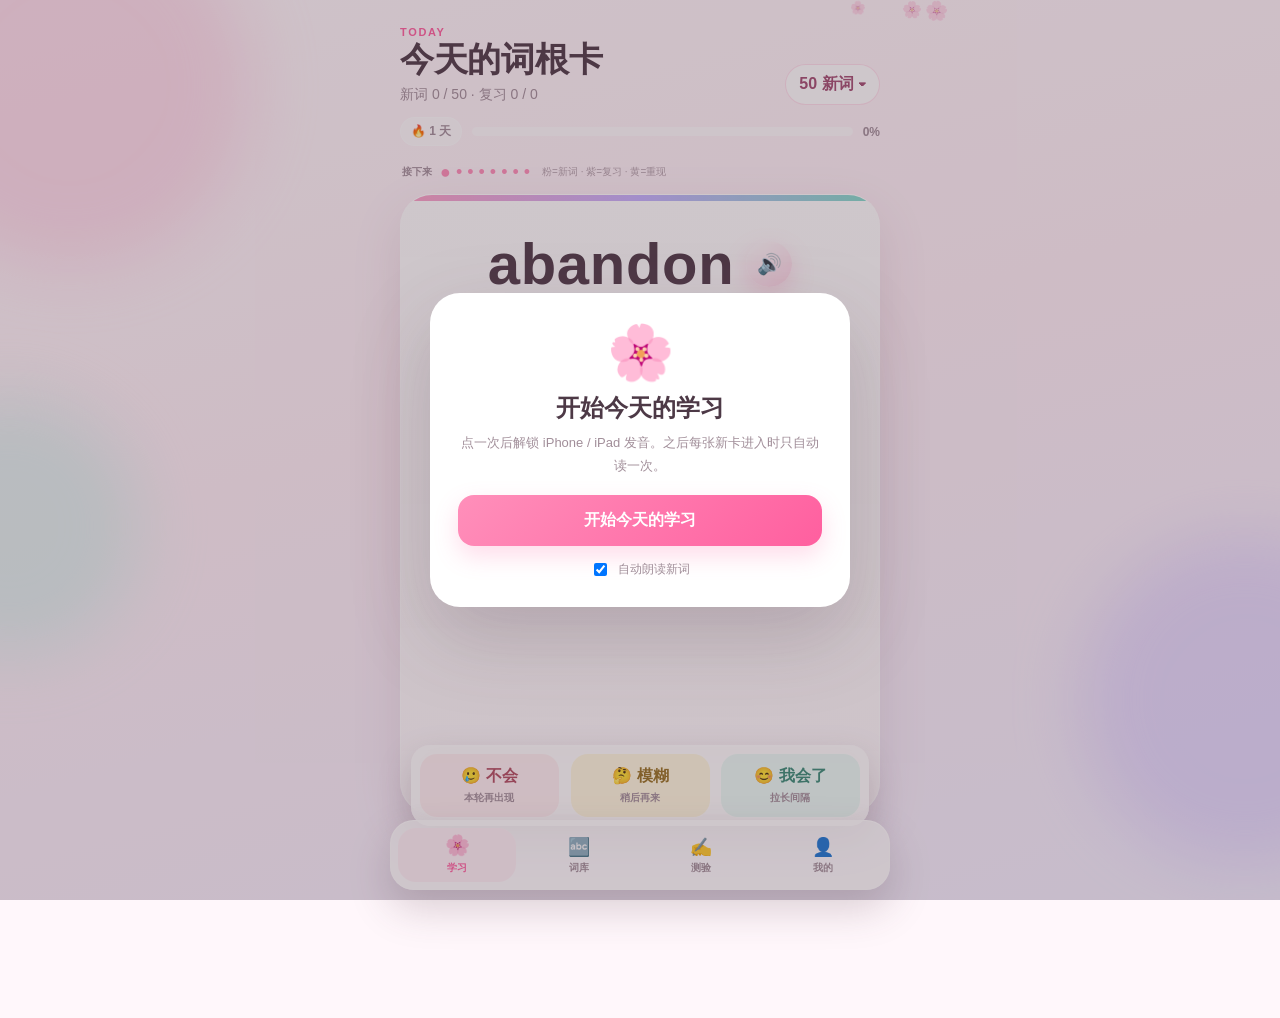
<file: index.html>
<!doctype html>
<html lang="zh-CN">
<head>
  <meta charset="utf-8" />
  <meta name="viewport" content="width=device-width,initial-scale=1,viewport-fit=cover,maximum-scale=1,user-scalable=no" />
  <meta name="apple-mobile-web-app-capable" content="yes" />
  <meta name="apple-mobile-web-app-status-bar-style" content="default" />
  <meta name="theme-color" content="#fff4fa" />
  <link rel="manifest" href="manifest.webmanifest" />
  <link rel="apple-touch-icon" href="icons/icon-192.png" />
  <link rel="stylesheet" href="styles.css" />
  <title>IELTS Roots 5000</title>
</head>
<body data-theme="strawberry">
  <div class="bg" id="bg" aria-hidden="true">
    <span class="blob b1"></span><span class="blob b2"></span><span class="blob b3"></span>
  </div>

  <div class="app-shell">
    <main>
      <section class="view active" id="view-learn">
        <div class="daybar">
          <div>
            <div class="eyebrow">TODAY</div>
            <h1>今天的词根卡</h1>
            <div class="day-sub" id="daySub">新词 0 / 50 · 复习 0 / 0</div>
          </div>
          <button class="goal-chip" id="goalBtn">50 新词 ▾</button>
        </div>
        <div class="progress-wrap" aria-label="今日进度">
          <span class="streak-chip">🔥 <b id="streakNum">1</b> 天</span>
          <div class="progress-track"><div class="progress-fill" id="progressFill"></div></div>
          <span id="progressPct">0%</span>
        </div>
        <div class="rhythm-strip" id="rhythmStrip" aria-label="接下来学习节奏"></div>

        <div class="study-layout">
          <div class="study-main">
            <div class="stage" id="stage"></div>
            <div class="verdict" id="verdict"></div>
          </div>
          <aside class="study-side" id="familySide" aria-live="polite"></aside>
        </div>
      </section>

      <section class="view" id="view-lexicon">
        <div class="page-head"><div><div class="eyebrow">A–Z LEXICON · STRUCTURE MAP</div><h2>词库</h2></div><p>查词与构词地图合并在本页：搜索、按字母跳转，或从词根出发看整个词族。</p></div>
        <div class="seg-row" style="margin-bottom:12px">
          <button class="seg active" data-browse="words">🔤 查词</button>
          <button class="seg" data-browse="structures">🌳 构词地图</button>
        </div>
        <div id="browseWords">
          <div class="lexicon-toolbar">
            <input id="lexiconSearch" class="search" placeholder="搜索单词或中文义…" />
            <div class="seg-row compact">
              <button class="seg active" data-tier-filter="All">全部</button>
              <button class="seg" data-tier-filter="Core">Core</button>
              <button class="seg" data-tier-filter="Reading">Reading</button>
            </div>
          </div>
          <div class="alphabet-bar" id="alphabetBar" aria-label="按字母浏览"></div>
          <div class="lexicon-meta"><b id="lexiconCount">0</b><span> 个词</span></div>
          <div class="lexicon-list" id="lexiconList"></div>
        </div>
        <div id="browseStructures" hidden>
          <div class="structure-tools">
            <div class="seg-row">
              <button class="seg" data-structure-mode="prefix">前缀</button>
              <button class="seg active" data-structure-mode="root">词根</button>
              <button class="seg" data-structure-mode="suffix">后缀</button>
            </div>
            <input id="structureSearch" class="search" placeholder="搜索结构或单词…" />
          </div>
          <div class="family-grid" id="structureMap"></div>
        </div>
      </section>

      <section class="view" id="view-quiz">
        <div class="page-head"><div><div class="eyebrow">QUIZ</div><h2>20 题一轮</h2></div><p>认义、构词、拼写三种题型混合；一轮结束后停止，不会无限出题。</p></div>
        <div class="quiz-mode-row">
          <button class="seg active" data-quiz-mode="mix">混合</button>
          <button class="seg" data-quiz-mode="meaning">认义</button>
          <button class="seg" data-quiz-mode="structure">构词</button>
          <button class="seg" data-quiz-mode="spell">拼写</button>
          <button class="seg" data-quiz-mode="wrong">错词</button>
        </div>
        <div id="quizArea"></div>
      </section>

      <section class="view" id="view-me">
        <div class="page-head"><div><div class="eyebrow">MY ROOTS</div><h2>学习状态</h2></div><p>核心 3000 深度掌握，Reading 2000 以阅读识别为主。</p><button class="icon-btn" id="settingsBtn" aria-label="设置">⚙️</button></div>
        <div class="stats-grid" id="statsGrid"></div>
        <div class="panel">
          <div class="panel-title-row"><h3>掌握进度</h3><span class="muted">按词库层级</span></div>
          <div class="progress-line"><div><span>Core</span><b id="coreProgressText">0 / 3000</b></div><div class="mini-track"><i id="coreProgressFill"></i></div></div>
          <div class="progress-line"><div><span>Reading</span><b id="readingProgressText">0 / 2000</b></div><div class="mini-track"><i id="readingProgressFill"></i></div></div>
        </div>
        <div class="panel">
          <div class="panel-title-row"><h3>当前薄弱结构</h3><span class="muted">按错词累计</span></div>
          <div id="weakStructures" class="weak-list"></div>
        </div>
        <div class="panel">
          <div class="panel-title-row"><h3>错词本</h3><button class="secondary tiny" id="wrongReviewBtn">复习错词</button></div>
          <div id="wrongWords" class="wrong-list"></div>
        </div>
        <div class="panel">
          <h3>词库状态</h3>
          <div class="status-row"><span>Core</span><b id="coreCount">3000</b></div>
          <div class="status-row"><span>Reading</span><b id="readingCount">2000</b></div>
          <div class="status-row"><span>当前数据</span><b>QA 中</b></div>
          <div class="status-row"><span>应用版本</span><b>v0.3.1</b></div>
          <p class="muted">应用框架与词库内容分离。词条继续精修时，只替换 data/words.js 即可。</p>
        </div>
      </section>
    </main>

    <nav class="tabbar" aria-label="主导航">
      <button class="tab active" data-view="learn"><span>🌸</span><b>学习</b></button>
      <button class="tab" data-view="lexicon"><span>🔤</span><b>词库</b></button>
      <button class="tab" data-view="quiz"><span>✍️</span><b>测验</b></button>
      <button class="tab" data-view="me"><span>👤</span><b>我的</b></button>
    </nav>
  </div>

  <div class="modal-mask" id="startMask">
    <div class="start-card">
      <div class="start-emoji">🌸</div>
      <h2>开始今天的学习</h2>
      <p>点一次后解锁 iPhone / iPad 发音。之后每张新卡进入时只自动读一次。</p>
      <button class="primary big" id="startBtn">开始今天的学习</button>
      <label class="toggle-line"><input type="checkbox" id="startAutoSpeak" checked /><span>自动朗读新词</span></label>
    </div>
  </div>

  <div class="modal-mask hidden" id="settingsMask">
    <div class="sheet">
      <div class="sheet-handle"></div>
      <div class="sheet-head"><h3>学习设置</h3><button class="icon-btn" id="closeSettings">✕</button></div>
      <label class="setting-row"><span><b>自动朗读新词</b><small>每张卡首次出现读一次</small></span><input type="checkbox" id="autoSpeakToggle" /></label>
      <label class="setting-row"><span><b>可爱界面音效</b><small>翻卡、按钮、答对答错都有不同声音</small></span><input type="checkbox" id="sfxToggle" /></label>
      <div class="setting-row"><span><b>⚡ 低性能模式</b><small>弱设备自动生效，也可手动强制</small></span><button class="secondary tiny" id="perfBtn" type="button">自动</button></div>
      <label class="setting-row"><span><b>发音</b><small>设备可用语音会自动匹配</small></span><select id="accentSelect"><option value="en-GB">英音</option><option value="en-US">美音</option></select></label>
      <div class="setting-row"><span><b>语速</b><small>手机引擎不好听可调快</small></span><div class="choice-row" style="margin-top:0"><button data-rate="0.85">慢</button><button data-rate="0.95">正常</button><button data-rate="1.1">快</button></div></div>
      <div class="setting-block"><b>每日新词</b><div class="choice-row"><button data-goal="20">20</button><button data-goal="30">30</button><button data-goal="50">50</button><button data-goal="75">75</button><button data-goal="100">100</button></div></div>
      <div class="setting-block"><b>学习层级</b><div class="choice-row"><button data-phase="Core">Core 3000</button><button data-phase="Reading">Reading 2000</button></div><small class="muted">默认先学 Core；Reading 用于后续阅读识别层。</small></div>
      <div class="setting-block"><b>🎨 皮肤</b>
        <div class="theme-grid" id="themeGrid">
          <button class="theme-opt" type="button" data-theme-opt="strawberry"><i class="t1"></i>🍓 草莓牛奶</button>
          <button class="theme-opt" type="button" data-theme-opt="cloud"><i class="t2"></i>☁️ 云朵软糖</button>
          <button class="theme-opt" type="button" data-theme-opt="cream"><i class="t3"></i>🍮 奶油甜点</button>
          <button class="theme-opt" type="button" data-theme-opt="matcha"><i class="t4"></i>🍵 抹茶红豆</button>
          <button class="theme-opt" type="button" data-theme-opt="night"><i class="t5"></i>🌙 星空猫猫</button>
          <button class="theme-opt" type="button" data-theme-opt="candy"><i class="t6"></i>🍬 彩虹糖果</button>
        </div>
      </div>
      <div class="setting-block"><b>💾 数据备份</b><div class="choice-row"><button id="exportBtn">导出 JSON</button><button id="importBtn">导入 JSON</button><input type="file" id="importInput" accept=".json" hidden /></div><small class="muted">换手机或清理浏览器前先导出；学满一周会提醒一次。</small></div>
      <button class="danger-link" id="resetBtn">清空本机学习记录</button>
    </div>
  </div>

  <script src="data/words.js"></script>
  <script src="app.js"></script>
</body>
</html>
</file>
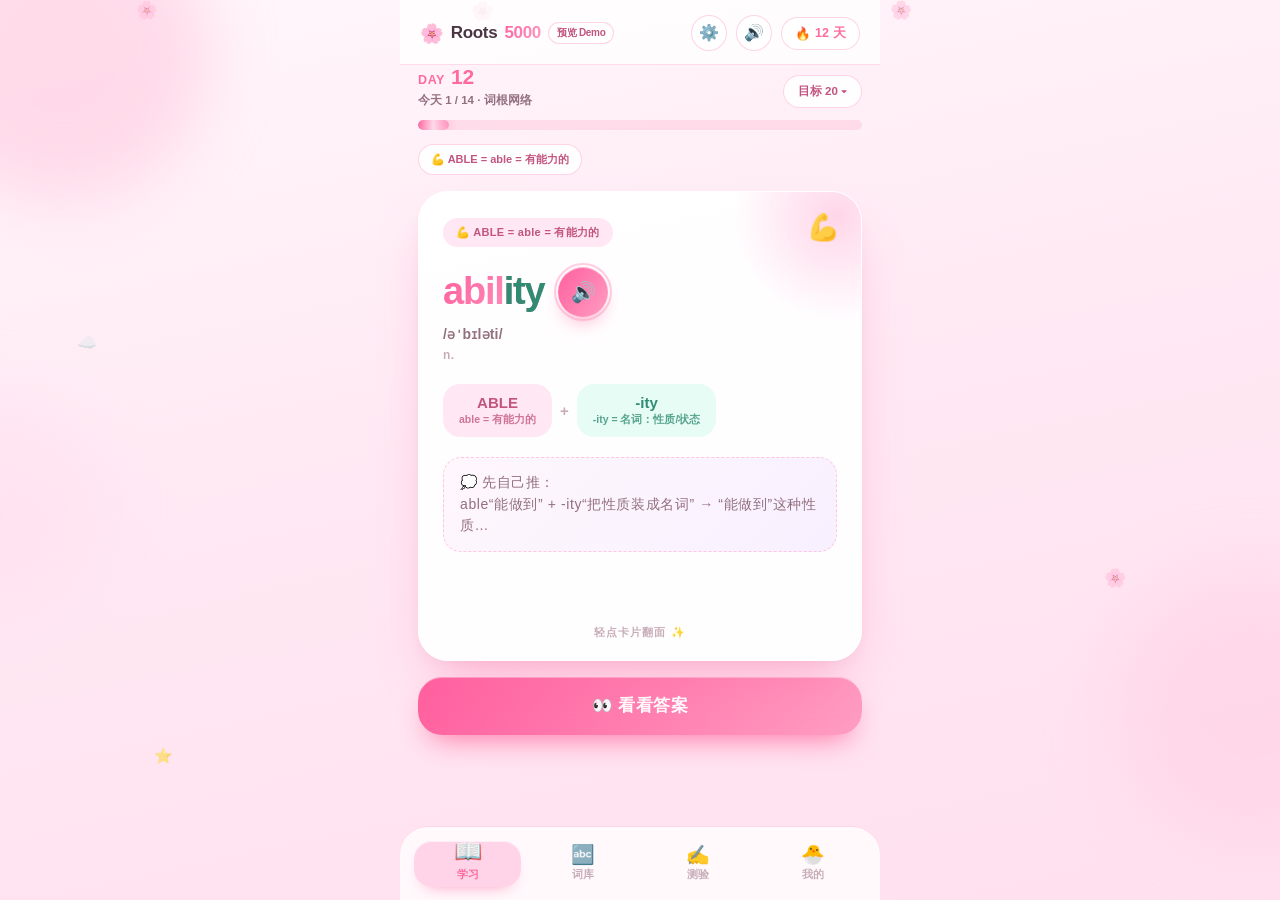
<file: preview_demo.html>
<!DOCTYPE html>
<html lang="zh-CN">
<head>
<meta charset="UTF-8">
<meta name="viewport" content="width=device-width,initial-scale=1,viewport-fit=cover,maximum-scale=1,user-scalable=no">
<meta name="apple-mobile-web-app-capable" content="yes">
<meta name="theme-color" content="#ffeef7">
<title>🌸 Roots 5000 · 预览 Demo</title>
<style>
/* ==================== 6 主题 ==================== */
:root{ --r:30px; }
body[data-theme="strawberry"]{
  --bg1:#fff7fb; --bg2:#ffe9f3; --bg3:#ffe0ee;
  --blob1:#ffb3d1; --blob2:#ffc9e0; --blob3:#ffd9ec;
  --surface:rgba(255,255,255,.78);
  --card:rgba(255,255,255,.95); --card-br:rgba(255,255,255,1);
  --card-glow:rgba(255,180,215,.55);
  --text:#4a3542; --text-2:#93707f; --text-3:#c8adb9;
  --line:rgba(255,170,205,.42);
  --accent:#ff6b9d; --accent-2:#ff9dc2;
  --grad:linear-gradient(125deg,#ff5f9e,#ff9dc2);
  --shadow:0 26px 52px -20px rgba(255,110,165,.55), 0 8px 20px -12px rgba(180,140,170,.25);
  --track:rgba(255,190,215,.42);
  --chip-bg:rgba(255,255,255,.9); --chip-br:rgba(255,170,205,.5); --chip-c:#c2557f;
  --pre-bg:#e9f5ff; --pre-c:#3b7ea8;
  --root-bg:#ffe7f3; --root-c:#c2557f;
  --suf-bg:#e7fcf4; --suf-c:#2f8c72;
  --img-bg:linear-gradient(135deg,#fff7fc,#f8f0ff); --img-br:rgba(255,170,205,.6);
}
body[data-theme="cloud"]{
  --bg1:#f8fcff; --bg2:#eaf5ff; --bg3:#e0efff;
  --blob1:#a8d8ff; --blob2:#c8e8ff; --blob3:#d8e8ff;
  --surface:rgba(255,255,255,.82);
  --card:rgba(255,255,255,.96); --card-br:rgba(255,255,255,1);
  --card-glow:rgba(168,216,255,.55);
  --text:#3d4a5c; --text-2:#7a8fa8; --text-3:#b0c2d6;
  --line:rgba(160,200,255,.45);
  --accent:#5fa8e8; --accent-2:#8ec8f5;
  --grad:linear-gradient(125deg,#5fa8e8,#9ed4ff);
  --shadow:0 26px 52px -20px rgba(120,180,240,.55), 0 8px 20px -12px rgba(140,180,220,.25);
  --track:rgba(180,215,255,.5);
  --chip-bg:rgba(255,255,255,.9); --chip-br:rgba(160,200,255,.5); --chip-c:#4a8ec4;
  --pre-bg:#e3f2ff; --pre-c:#3b7ea8;
  --root-bg:#e8f4ff; --root-c:#4a8ec4;
  --suf-bg:#e7fcf4; --suf-c:#2f8c72;
  --img-bg:linear-gradient(135deg,#f4faff,#eef6ff); --img-br:rgba(160,200,255,.6);
}
body[data-theme="cream"]{
  --bg1:#fffcf6; --bg2:#fff5e6; --bg3:#ffefd9;
  --blob1:#ffd9a8; --blob2:#ffe8c8; --blob3:#ffdfb8;
  --surface:rgba(255,253,248,.85);
  --card:rgba(255,253,249,.97); --card-br:rgba(255,255,255,1);
  --card-glow:rgba(255,215,160,.5);
  --text:#5a4232; --text-2:#9d8570; --text-3:#c8b5a0;
  --line:rgba(230,190,140,.45);
  --accent:#e09a5f; --accent-2:#f5bc80;
  --grad:linear-gradient(125deg,#e08a4a,#f5c07a);
  --shadow:0 26px 52px -20px rgba(220,165,110,.55), 0 8px 20px -12px rgba(190,150,110,.25);
  --track:rgba(245,210,165,.55);
  --chip-bg:rgba(255,253,248,.95); --chip-br:rgba(230,190,140,.55); --chip-c:#c07a3a;
  --pre-bg:#f0f6ff; --pre-c:#4a7aa8;
  --root-bg:#fff0e0; --root-c:#c07a3a;
  --suf-bg:#eef8ec; --suf-c:#5a8c50;
  --img-bg:linear-gradient(135deg,#fffcf5,#fff6ea); --img-br:rgba(230,190,140,.6);
}
body[data-theme="matcha"]{
  --bg1:#f8fcf4; --bg2:#eef7e6; --bg3:#e5f2dc;
  --blob1:#b8dc98; --blob2:#d0e8b8; --blob3:#e0f0cc;
  --surface:rgba(253,255,250,.85);
  --card:rgba(254,255,252,.97); --card-br:rgba(255,255,255,1);
  --card-glow:rgba(190,225,160,.55);
  --text:#3d4a35; --text-2:#7d8a70; --text-3:#aab8a0;
  --line:rgba(180,210,150,.5);
  --accent:#7cb85f; --accent-2:#a8d888;
  --grad:linear-gradient(125deg,#6aa84f,#a8d888);
  --shadow:0 26px 52px -20px rgba(140,190,120,.55), 0 8px 20px -12px rgba(150,180,130,.25);
  --track:rgba(190,220,165,.55);
  --chip-bg:rgba(255,255,255,.92); --chip-br:rgba(180,210,150,.55); --chip-c:#5a8c3a;
  --pre-bg:#e8f5e0; --pre-c:#4a7a35;
  --root-bg:#ffe8ee; --root-c:#c2557f;
  --suf-bg:#f0f8e8; --suf-c:#5a8c3a;
  --img-bg:linear-gradient(135deg,#f8fdf4,#f0f8e8); --img-br:rgba(180,210,150,.6);
}
body[data-theme="night"]{
  --bg1:#28204a; --bg2:#1c1638; --bg3:#302456;
  --blob1:#6b4fa8; --blob2:#4a5aa8; --blob3:#8e4fa8;
  --surface:rgba(40,32,70,.72);
  --card:rgba(255,255,255,.07); --card-br:rgba(255,255,255,.14);
  --card-glow:rgba(180,150,255,.28);
  --text:#f2ecff; --text-2:#b0a0d8; --text-3:#7a6a9e;
  --line:rgba(180,150,255,.28);
  --accent:#b79cff; --accent-2:#ff9ecf;
  --grad:linear-gradient(125deg,#c4a8ff,#ff9ecf);
  --shadow:0 26px 56px -20px rgba(80,50,160,.9), 0 0 50px -20px rgba(180,120,255,.5);
  --track:rgba(180,150,255,.22);
  --chip-bg:rgba(255,255,255,.1); --chip-br:rgba(180,150,255,.38); --chip-c:#d0b8ff;
  --pre-bg:rgba(120,180,255,.18); --pre-c:#a8d0ff;
  --root-bg:rgba(255,150,200,.18); --root-c:#ffb8d8;
  --suf-bg:rgba(120,255,200,.15); --suf-c:#8ee8c8;
  --img-bg:linear-gradient(135deg,rgba(180,150,255,.14),rgba(255,150,200,.1));
  --img-br:rgba(180,150,255,.35);
}
body[data-theme="candy"]{
  --bg1:#fff8fc; --bg2:#f4f0ff; --bg3:#eef8ff;
  --blob1:#ffb3d8; --blob2:#c8b3ff; --blob3:#a8e8ff;
  --surface:rgba(255,255,255,.82);
  --card:rgba(255,255,255,.96); --card-br:rgba(255,255,255,1);
  --card-glow:rgba(220,180,255,.55);
  --text:#4a3d52; --text-2:#8a7a95; --text-3:#bcaec8;
  --line:rgba(200,170,255,.45);
  --accent:#b47ae8; --accent-2:#ff8ec8;
  --grad:linear-gradient(125deg,#ff8ec8,#b47ae8 55%,#7ac8ff);
  --shadow:0 26px 52px -20px rgba(190,140,230,.55), 0 8px 20px -12px rgba(170,150,210,.25);
  --track:rgba(210,190,255,.55);
  --chip-bg:rgba(255,255,255,.92); --chip-br:rgba(200,170,255,.5); --chip-c:#8a5ac8;
  --pre-bg:#e8f4ff; --pre-c:#4a8ad8;
  --root-bg:#ffe8f5; --root-c:#d858a8;
  --suf-bg:#e8fcf4; --suf-c:#3aa88a;
  --img-bg:linear-gradient(135deg,#fff6fc,#f4f0ff); --img-br:rgba(200,170,255,.6);
}

*{margin:0;padding:0;box-sizing:border-box;-webkit-tap-highlight-color:transparent;}
html,body{height:100%;}
body{
  font-family:-apple-system,BlinkMacSystemFont,"PingFang SC","Hiragino Sans GB","Microsoft YaHei",sans-serif;
  color:var(--text); background:var(--bg2);
  overflow-x:hidden; overscroll-behavior-y:none;
  -webkit-font-smoothing:antialiased;
  transition:color .4s ease;
}
button,input{font-family:inherit;border:none;background:none;cursor:pointer;color:inherit;}
button{transition:color .3s, background .3s, border-color .3s;}

/* 背景 */
.bg{position:fixed;inset:0;z-index:0;overflow:hidden;pointer-events:none;
  background:linear-gradient(168deg,var(--bg1) 0%,var(--bg2) 45%,var(--bg3) 100%);
  transition:opacity .22s ease;}
.bg *{pointer-events:none;}
.blob{position:absolute;border-radius:50%;filter:blur(66px);opacity:.55;transition:background .4s;}
.b1{width:300px;height:300px;background:var(--blob1);top:-100px;left:-90px;animation:bl1 16s ease-in-out infinite;}
.b2{width:280px;height:280px;background:var(--blob2);bottom:6%;right:-110px;animation:bl2 19s ease-in-out infinite;}
.b3{width:220px;height:220px;background:var(--blob3);top:44%;left:-120px;animation:bl3 17s ease-in-out infinite;}
@keyframes bl1{50%{transform:translate(46px,54px) scale(1.14);}}
@keyframes bl2{50%{transform:translate(-54px,-44px) scale(1.16);}}
@keyframes bl3{50%{transform:translate(64px,-34px) scale(1.1);}}
.deco{position:absolute;font-size:22px;opacity:.55;user-select:none;animation:fy 7s ease-in-out infinite;}
.d2{top:37%;left:6%;font-size:16px;animation-delay:.8s;}
.d3{top:63%;right:12%;font-size:18px;animation-delay:1.4s;}
.d4{bottom:15%;left:12%;font-size:15px;animation-delay:.4s;}
@keyframes fy{0%,100%{transform:translateY(0) rotate(-8deg);}50%{transform:translateY(-20px) rotate(10deg);}}

/* 布局 */
.app{max-width:480px;margin:0 auto;position:relative;z-index:1;padding-bottom:110px;}
.topbar{
  position:sticky;top:0;z-index:30;
  display:flex;align-items:center;justify-content:space-between;
  padding:15px 20px 13px;
  background:var(--surface);
  backdrop-filter:blur(22px) saturate(1.4);
  -webkit-backdrop-filter:blur(22px) saturate(1.4);
  border-bottom:1px solid var(--line);
  transition:background .4s, border-color .4s;
}
.brand{display:flex;align-items:center;gap:7px;font-size:17px;font-weight:800;letter-spacing:-.3px;}
.brand .logo{font-size:19px;display:inline-block;animation:sway 3.4s ease-in-out infinite;}
@keyframes sway{0%,100%{transform:rotate(-8deg) scale(1);}50%{transform:rotate(10deg) scale(1.08);}}
.brand em{font-style:normal;background:var(--grad);
  -webkit-background-clip:text;background-clip:text;color:transparent;}
.brand .tag{font-size:10px;font-weight:800;color:var(--chip-c);background:var(--chip-bg);
  border:1px solid var(--chip-br);padding:3px 8px;border-radius:999px;}
.top-right{display:flex;align-items:center;gap:9px;}
.sfx-btn{
  width:36px;height:36px;border-radius:50%;
  display:flex;align-items:center;justify-content:center;
  font-size:16px;line-height:1;
  background:var(--chip-bg);
  border:1px solid var(--chip-br);
  transition:transform .22s cubic-bezier(.34,1.56,.64,1), opacity .3s, background .4s, border-color .4s;
}
.sfx-btn:active{transform:scale(.85);}
.sfx-btn.off{opacity:.42;}

/* 设置弹层（主题藏在这里） */
.modal-mask{
  position:fixed;inset:0;z-index:80;
  background:rgba(30,15,25,.35);
  backdrop-filter:blur(4px);
  -webkit-backdrop-filter:blur(4px);
  display:flex;align-items:flex-end;justify-content:center;
  animation:fadeIn .25s ease;
}
.modal-mask.hidden{display:none;}
@keyframes fadeIn{from{opacity:0;}to{opacity:1;}}
.sheet{
  width:100%;max-width:480px;
  background:var(--surface);
  backdrop-filter:blur(26px) saturate(1.4);
  -webkit-backdrop-filter:blur(26px) saturate(1.4);
  border-radius:28px 28px 0 0;
  padding:10px 20px calc(24px + env(safe-area-inset-bottom));
  border-top:1px solid var(--line);
  animation:sheetUp .38s cubic-bezier(.22,1,.36,1);
  transition:background .4s, border-color .4s;
}
@keyframes sheetUp{from{transform:translateY(60px);opacity:.4;}to{transform:none;opacity:1;}}
.sheet-handle{width:42px;height:5px;border-radius:999px;background:var(--text-3);opacity:.5;margin:6px auto 12px;}
.sheet-head{display:flex;align-items:center;justify-content:space-between;margin-bottom:16px;}
.sheet-head h3{font-size:16px;font-weight:800;}
.sheet-close{
  width:32px;height:32px;border-radius:50%;
  background:var(--chip-bg);border:1px solid var(--chip-br);
  font-size:14px;display:flex;align-items:center;justify-content:center;
}
.theme-grid{display:grid;grid-template-columns:1fr 1fr;gap:10px;margin-bottom:18px;}
.theme-opt{
  display:flex;align-items:center;gap:10px;
  padding:12px 14px;border-radius:19px;
  background:var(--chip-bg);border:1.5px solid var(--chip-br);
  font-size:13px;font-weight:800;color:var(--text);
  transition:all .25s cubic-bezier(.34,1.56,.64,1);
}
.theme-opt i{
  width:26px;height:26px;flex:0 0 auto;border-radius:50%;
  box-shadow:inset 0 1px 0 rgba(255,255,255,.6);
}
.theme-opt .sw1{background:linear-gradient(135deg,#ff5f9e,#ff9dc2);}
.theme-opt .sw2{background:linear-gradient(135deg,#5fa8e8,#9ed4ff);}
.theme-opt .sw3{background:linear-gradient(135deg,#e08a4a,#f5c07a);}
.theme-opt .sw4{background:linear-gradient(135deg,#6aa84f,#a8d888);}
.theme-opt .sw5{background:linear-gradient(135deg,#c4a8ff,#ff9ecf);}
.theme-opt .sw6{background:linear-gradient(135deg,#ff8ec8,#b47ae8 55%,#7ac8ff);}
.theme-opt.on{
  background:var(--grad);color:#fff;border-color:transparent;
  box-shadow:0 10px 22px -10px var(--accent);
}
.theme-opt.on i{box-shadow:inset 0 1px 0 rgba(255,255,255,.6), 0 0 0 3px rgba(255,255,255,.4);}
.set-row{
  display:flex;align-items:center;justify-content:space-between;
  padding:14px 4px;border-top:1px solid var(--line);
  font-size:13.5px;font-weight:800;
}
.sheet-note{font-size:11px;color:var(--text-3);font-weight:700;text-align:center;margin-top:14px;}

/* 视图 */
.view{display:none;padding:0 18px 20px;position:relative;z-index:2;}
.view.active{display:block;animation:vIn .45s cubic-bezier(.22,1,.36,1);}
@keyframes vIn{from{opacity:0;transform:translateY(14px);}to{opacity:1;transform:none;}}

.head{display:flex;align-items:flex-end;justify-content:space-between;margin-bottom:12px;}
.day{font-size:12.5px;font-weight:800;color:var(--accent);letter-spacing:.6px;transition:color .4s;}
.day b{font-size:21px;margin-left:2px;letter-spacing:0;}
.sub{display:block;font-size:11.5px;color:var(--text-2);font-weight:700;margin-top:4px;}
.pill-btn{
  font-size:11.5px;font-weight:800;color:var(--chip-c);
  background:var(--chip-bg);border:1px solid var(--chip-br);
  padding:8px 14px;border-radius:999px;
  transition:transform .2s cubic-bezier(.34,1.56,.64,1);
}
.pill-btn:active{transform:scale(.92);}

.track{height:10px;border-radius:999px;overflow:hidden;position:relative;
  background:var(--track);margin-bottom:14px;transition:background .4s;}
.track i{display:block;height:100%;border-radius:999px;position:relative;
  background:var(--grad);
  box-shadow:0 0 14px -2px var(--accent);
  transition:width .8s cubic-bezier(.22,1,.36,1), background .4s;}
.track i::after{content:'';position:absolute;inset:0;
  background:linear-gradient(90deg,transparent,rgba(255,255,255,.7),transparent);
  animation:shine 2.6s linear infinite;}
@keyframes shine{0%{transform:translateX(-100%);}100%{transform:translateX(100%);}}

.chips{display:flex;gap:7px;flex-wrap:wrap;margin-bottom:16px;}
.chip{
  font-size:11px;font-weight:800;padding:7px 12px;border-radius:999px;
  background:var(--chip-bg);border:1px solid var(--chip-br);color:var(--chip-c);
  animation:chipIn .5s cubic-bezier(.34,1.56,.64,1) both;
  transition:background .4s, border-color .4s, color .4s;
}
.chip:nth-child(2){animation-delay:.07s;}
@keyframes chipIn{from{opacity:0;transform:scale(.78) translateY(6px);}to{opacity:1;transform:none;}}

/* 3D 卡片 */
.scene{perspective:1400px;margin-bottom:16px;position:relative;}
.card3d{position:relative;min-height:470px;transition:transform .6s cubic-bezier(.22,1,.36,1);}
.card-inner{
  position:relative;width:100%;min-height:470px;
  transform-style:preserve-3d;-webkit-transform-style:preserve-3d;
  transition:transform .78s cubic-bezier(.22,1,.36,1);
  cursor:pointer;
}
.card-inner.flipped{transform:rotateY(180deg);}
.card-inner.leaving{opacity:0;transform:translateY(-26px) rotateZ(2deg);transition:opacity .35s ease, transform .35s ease;}
.face{
  position:absolute;inset:0;border-radius:var(--r);padding:26px 24px;
  background:var(--card);
  backdrop-filter:blur(22px) saturate(1.3);
  -webkit-backdrop-filter:blur(22px) saturate(1.3);
  border:1.5px solid var(--card-br);
  box-shadow:var(--shadow);
  overflow:hidden;
  backface-visibility:hidden;-webkit-backface-visibility:hidden;
  transition:background .4s, border-color .4s, box-shadow .4s;
}
.face::before{
  content:'';position:absolute;top:-80px;right:-80px;width:210px;height:210px;border-radius:50%;
  background:radial-gradient(circle,var(--card-glow),transparent 70%);
  pointer-events:none;transition:background .4s;
}
.face.back{transform:rotateY(180deg);overflow-y:auto;}
.card-deco{position:absolute;top:20px;right:22px;font-size:26px;opacity:.85;
  animation:fy 5s ease-in-out infinite;pointer-events:none;}

.fam-tag{
  display:inline-flex;align-items:center;gap:5px;
  font-size:11px;font-weight:800;letter-spacing:.3px;
  color:var(--root-c);background:var(--root-bg);
  padding:7px 13px;border-radius:999px;margin-bottom:20px;
  transition:background .4s, color .4s;
}
.word-row{display:flex;align-items:center;gap:14px;}
.word{
  font-size:38px;font-weight:800;letter-spacing:-1.2px;line-height:1.05;
  background:var(--grad);
  -webkit-background-clip:text;background-clip:text;color:transparent;
  word-break:break-word;
}
.speak{
  flex:0 0 auto;width:50px;height:50px;border-radius:50%;
  background:var(--grad);color:#fff;font-size:20px;
  display:flex;align-items:center;justify-content:center;
  box-shadow:0 10px 22px -10px var(--accent), inset 0 1px 0 rgba(255,255,255,.5);
  transition:transform .2s cubic-bezier(.34,1.56,.64,1), background .4s;
  position:relative;
}
.speak::after{
  content:'';position:absolute;inset:-4px;border-radius:50%;
  border:2px solid var(--accent-2);opacity:.5;
  animation:ring 2.4s ease-out infinite;
}
@keyframes ring{0%{transform:scale(.9);opacity:.7;}70%{transform:scale(1.35);opacity:0;}100%{opacity:0;}}
.speak:active{transform:scale(.85);}
.speak.speaking{animation:ring 1s ease-out infinite;}
.ipa{font-size:14px;color:var(--text-2);font-weight:700;margin-top:9px;letter-spacing:.2px;}
.pos{font-size:12px;font-weight:800;color:var(--text-3);margin-top:4px;letter-spacing:.5px;}

.pieces{display:flex;align-items:center;gap:8px;flex-wrap:wrap;margin-top:22px;}
.piece{
  display:inline-flex;flex-direction:column;align-items:center;
  padding:10px 16px;border-radius:17px;font-size:15px;font-weight:800;
  animation:pop .48s cubic-bezier(.34,1.56,.64,1) both;
  transition:background .4s, color .4s;
}
.piece i{font-style:normal;font-size:10.5px;font-weight:700;opacity:.78;margin-top:2px;}
.piece.pre{background:var(--pre-bg);color:var(--pre-c);}
.piece.root{background:var(--root-bg);color:var(--root-c);}
.piece.suf{background:var(--suf-bg);color:var(--suf-c);}
.plus{color:var(--text-3);font-weight:800;font-size:15px;}
@keyframes pop{from{opacity:0;transform:scale(.72);}to{opacity:1;transform:none;}}

.imagery{
  margin-top:20px;padding:14px 16px;border-radius:18px;
  font-size:14px;letter-spacing:.6px;line-height:1.55;color:var(--text-2);
  background:var(--img-bg);
  border:1.5px dashed var(--img-br);
  transition:background .4s, border-color .4s, color .4s;
}
.tap-hint{
  position:absolute;left:0;right:0;bottom:20px;text-align:center;
  font-size:11px;font-weight:800;color:var(--text-3);letter-spacing:1px;
  animation:breathe 2.2s ease-in-out infinite;
  transition:color .4s;pointer-events:none;
}
@keyframes breathe{0%,100%{opacity:.55;}50%{opacity:1;}}

/* 粒子 / 庆祝 / 连击 / 动态背景 */
.spark{
  position:absolute;z-index:6;pointer-events:none;font-size:16px;
  animation:sparkFly .9s ease-out forwards;
}
@keyframes sparkFly{
  from{opacity:1;transform:translate(0,0) scale(.6) rotate(0deg);}
  to{opacity:0;transform:translate(var(--dx),var(--dy)) scale(1.2) rotate(var(--rot));}
}
.burst{
  position:fixed;z-index:90;pointer-events:none;font-size:21px;
  animation:burstFly 1s cubic-bezier(.22,1,.36,1) forwards;
}
@keyframes burstFly{
  0%{opacity:0;transform:translate(0,0) scale(.4) rotate(0deg);}
  12%{opacity:1;}
  100%{opacity:0;transform:translate(var(--dx),var(--dy)) scale(1.35) rotate(var(--rot));}
}
.combo{
  position:absolute;top:-16px;right:4px;z-index:7;
  font-size:13px;font-weight:900;color:#fff;
  background:linear-gradient(135deg,#ff8a5c,#ff5f9e);
  padding:7px 14px;border-radius:999px;
  box-shadow:0 8px 18px -6px rgba(255,110,80,.6);
  display:none;
}
.combo.on{display:block;animation:comboPop .45s cubic-bezier(.34,1.56,.64,1);}
@keyframes comboPop{0%{transform:scale(.4) rotate(-12deg);}100%{transform:scale(1) rotate(0);}}
.face.combo-glow::after{
  content:'';position:absolute;inset:-3px;border-radius:calc(var(--r) + 3px);
  box-shadow:0 0 0 3px var(--accent-2), 0 0 34px 2px var(--accent);
  animation:glowPulse .7s ease-in-out 2;pointer-events:none;
}
@keyframes glowPulse{0%,100%{opacity:.25;}50%{opacity:.9;}}
.bg-deco{position:absolute;pointer-events:none;opacity:.75;animation-name:decoUp;animation-timing-function:linear;animation-iteration-count:infinite;}
@keyframes decoUp{
  from{transform:translateY(105vh) rotate(0deg);opacity:0;}
  8%{opacity:.7;}
  92%{opacity:.7;}
  to{transform:translateY(-12vh) rotate(340deg);opacity:0;}
}
.bg-deco.twinkle{animation-name:twinkle;animation-timing-function:ease-in-out;animation-iteration-count:infinite;}
@keyframes twinkle{0%,100%{opacity:.2;transform:scale(.75);}50%{opacity:.9;transform:scale(1.15);}}

.b-pos{font-size:11.5px;font-weight:800;color:var(--accent);letter-spacing:.6px;transition:color .4s;}
.b-cn{font-size:24px;font-weight:800;color:var(--text);margin-top:5px;line-height:1.25;}
.block{
  margin-top:15px;border-radius:17px;padding:13px 15px;
  font-size:13.5px;line-height:1.7;color:var(--text-2);
  transition:background .4s, border-color .4s, color .4s;
}
.block.deriv{background:var(--root-bg);border-left:3.5px solid var(--root-c);}
.block.ex{background:var(--pre-bg);border-left:3.5px solid var(--pre-c);}
.block.col{background:var(--suf-bg);border-left:3.5px solid var(--suf-c);}
.block.note{background:var(--chip-bg);border-left:3.5px solid var(--text-3);}
/* 阅读辅助：OpenDyslexic 字体 + 行距加大 */
@font-face{
  font-family:'OpenDyslexic';
  src:url('fonts/OpenDyslexic-Regular.woff') format('woff'),
      url('https://cdn.jsdelivr.net/npm/open-dyslexic@1.0.3/woff/OpenDyslexic-Regular.woff') format('woff');
  font-display:swap;
}
.b-en{
  font-size:15px;font-weight:700;color:var(--text);
  line-height:1.9;letter-spacing:.3px;
  font-family:'OpenDyslexic',-apple-system,BlinkMacSystemFont,"PingFang SC","Hiragino Sans GB","Microsoft YaHei",sans-serif;
}
.b-en .first-letter{font-weight:900;font-size:1.3em;color:var(--accent);}
.b-cn2{font-size:12.5px;color:var(--text-2);margin-top:6px;line-height:1.8;animation:vIn .35s cubic-bezier(.22,1,.36,1);}
.cn-toggle{
  margin-top:9px;padding:7px 12px;border-radius:13px;
  font-size:11px;font-weight:800;color:var(--text-3);letter-spacing:.4px;
  text-align:center;border:1.5px dashed var(--line);
  transition:color .3s, border-color .3s, background .3s;
}
.cn-toggle:active{background:var(--card-glow);}
.w-tap{
  cursor:pointer;
  border-bottom:1.5px dotted var(--text-3);
  transition:background .18s, color .18s;
}
.w-tap:active{background:var(--card-glow);border-radius:4px;}
.word-pop{
  position:fixed;z-index:95;max-width:240px;min-width:150px;
  background:var(--card);border:1.5px solid var(--card-br);
  border-radius:16px;padding:11px 13px;
  box-shadow:var(--shadow);
  font-size:12px;line-height:1.55;
  animation:popIn .28s cubic-bezier(.34,1.56,.64,1);
  transition:background .4s, border-color .4s;
}
@keyframes popIn{from{opacity:0;transform:scale(.82) translateY(8px);}to{opacity:1;transform:none;}}
.word-pop .wp-head{display:flex;align-items:center;gap:8px;}
.word-pop .wp-head b{font-size:14px;color:var(--text);}
.word-pop .wp-head .mini{margin-left:auto;}
.word-pop .wp-pos{font-size:10.5px;font-weight:800;color:var(--accent);margin-top:3px;}
.word-pop .wp-def{color:var(--text-2);font-weight:600;margin-top:4px;}
.syl-pre{color:var(--pre-c) !important;}
.syl-root{color:var(--root-c) !important;}
.syl-suf{color:var(--suf-c) !important;}
.tier-badges{display:flex;gap:7px;margin-top:12px;flex-wrap:wrap;}
.tier-badge{font-size:10.5px;font-weight:800;padding:6px 12px;border-radius:999px;letter-spacing:.3px;}
.tier-badge.core{background:var(--root-bg);color:var(--root-c);border:1px solid var(--line);}
.tier-badge.reading{background:var(--pre-bg);color:var(--pre-c);border:1px solid var(--line);}
.tier-badge.conf{background:var(--chip-bg);color:var(--chip-c);border:1px solid var(--chip-br);}
.mini{
  display:inline-flex;align-items:center;justify-content:center;
  width:26px;height:26px;border-radius:50%;margin-left:5px;vertical-align:middle;
  background:var(--card-glow);font-size:12px;
  transition:transform .18s cubic-bezier(.34,1.56,.64,1), background .4s;
}
.mini:active{transform:scale(.85);}

details.details{margin-top:15px;border-radius:17px;background:var(--chip-bg);border:1px solid var(--chip-br);overflow:hidden;}
details.details summary{
  padding:12px 15px;font-size:12.5px;font-weight:800;color:var(--text-2);
  cursor:pointer;list-style:none;display:flex;align-items:center;gap:6px;
}
details.details summary::before{content:'▸';color:var(--accent);transition:transform .3s;}
details.details[open] summary::before{transform:rotate(90deg);}
.detail-body{padding:2px 15px 14px;display:grid;gap:9px;}
.detail-row{display:flex;gap:10px;font-size:12px;line-height:1.5;}
.detail-row b{flex:0 0 58px;color:var(--text-3);font-weight:800;}
.detail-row div{color:var(--text-2);font-weight:600;}
.word-chip-row{display:flex;gap:6px;flex-wrap:wrap;}
.word-chip{
  display:inline-flex;align-items:baseline;gap:5px;
  font-size:11px;font-weight:800;color:var(--root-c);background:var(--root-bg);
  padding:6px 11px;border-radius:999px;
  transition:transform .18s cubic-bezier(.34,1.56,.64,1), background .4s;
}
.word-chip b{font-weight:800;}
.word-chip i{font-style:normal;font-size:10px;font-weight:600;opacity:.75;}
.word-chip:active{transform:scale(.9);}

/* 底部操作 */
.actions{display:grid;gap:10px;}
.big-btn{
  width:100%;padding:18px;border-radius:24px;
  font-size:16.5px;font-weight:800;letter-spacing:.5px;color:#fff;
  background:var(--grad);
  box-shadow:0 14px 30px -12px var(--accent), inset 0 1px 0 rgba(255,255,255,.4);
  transition:transform .2s cubic-bezier(.34,1.56,.64,1), background .4s;
}
.big-btn:active{transform:scale(.955);}
.verdict{display:none;grid-template-columns:repeat(3,1fr);gap:10px;}
.verdict.on{display:grid;animation:vIn .4s cubic-bezier(.22,1,.36,1);}
.vb{
  padding:16px 6px;border-radius:22px;
  font-size:14.5px;font-weight:800;
  display:flex;flex-direction:column;align-items:center;gap:4px;
  transition:transform .2s cubic-bezier(.34,1.56,.64,1);
}
.vb small{font-size:10px;font-weight:700;opacity:.72;}
.vb:active{transform:scale(.92);}
.v1{background:linear-gradient(140deg,#ffe1ee,#ffc7de);color:#c24a7d;}
.v2{background:linear-gradient(140deg,#fff4d4,#ffe4a3);color:#a67614;}
.v3{background:linear-gradient(140deg,#d9f9ef,#b8f0de);color:#1e8a6d;}

/* 词库页（合并） */
.p-title{font-size:19px;font-weight:800;letter-spacing:-.3px;margin:2px 0 5px;}
.p-sub{font-size:12.5px;color:var(--text-2);line-height:1.65;margin-bottom:16px;font-weight:600;}
.seg-row{display:flex;gap:8px;margin-bottom:14px;}
.seg{
  flex:1;padding:11px 0;border-radius:16px;
  font-size:13px;font-weight:800;color:var(--text-2);
  background:var(--chip-bg);border:1.5px solid var(--chip-br);
  transition:all .25s cubic-bezier(.34,1.56,.64,1);
}
.seg.on{background:var(--grad);color:#fff;border-color:transparent;
  box-shadow:0 10px 22px -10px var(--accent);}
.search{
  width:100%;padding:13px 16px;border-radius:18px;margin-bottom:12px;
  font-size:14px;font-weight:600;color:var(--text);
  background:var(--chip-bg);border:1.5px solid var(--chip-br);
  outline:none;transition:border-color .3s, background .4s;
}
.search::placeholder{color:var(--text-3);}
.search:focus{border-color:var(--accent-2);}
.lex-row{
  display:flex;align-items:center;gap:10px;
  background:var(--card);border:1.5px solid var(--card-br);
  border-radius:20px;padding:13px 16px;margin-bottom:9px;
  box-shadow:0 14px 30px -18px var(--accent);
  animation:vIn .4s cubic-bezier(.22,1,.36,1) both;
  transition:background .4s, border-color .4s, box-shadow .4s;
}
.lex-main{min-width:0;}
.lex-word{font-size:15px;font-weight:800;color:var(--text);}
.lex-meta{font-size:10.5px;font-weight:700;color:var(--text-3);margin-top:2px;letter-spacing:.3px;}
.lex-cn{font-size:12px;font-weight:600;color:var(--text-2);margin-left:auto;text-align:right;flex:0 0 auto;}
.lex-speak{
  flex:0 0 auto;width:32px;height:32px;border-radius:50%;
  background:var(--card-glow);font-size:13px;
  display:flex;align-items:center;justify-content:center;
  transition:transform .18s cubic-bezier(.34,1.56,.64,1);
}
.lex-speak:active{transform:scale(.85);}
.list-note{font-size:11px;color:var(--text-3);font-weight:700;text-align:center;margin:10px 0;}

/* 词族手风琴 */
.fam{
  background:var(--card);border-radius:24px;margin-bottom:11px;overflow:hidden;
  border:1.5px solid var(--card-br);
  box-shadow:0 14px 30px -18px var(--accent);
  animation:vIn .45s cubic-bezier(.22,1,.36,1) both;
  transition:background .4s, border-color .4s, box-shadow .4s;
}
.fam-head{display:flex;align-items:center;gap:13px;padding:16px 18px;cursor:pointer;}
.fam-ico{
  width:44px;height:44px;flex:0 0 auto;border-radius:15px;
  display:flex;align-items:center;justify-content:center;font-size:21px;
  background:var(--img-bg);transition:background .4s;
}
.fam-root{font-size:15px;font-weight:800;color:var(--root-c);letter-spacing:.4px;transition:color .4s;}
.fam-mean{font-size:11.5px;color:var(--text-2);font-weight:700;margin-top:2px;}
.fam-num{
  margin-left:auto;font-size:11px;font-weight:800;color:var(--chip-c);
  background:var(--chip-bg);padding:5px 11px;border-radius:999px;
  transition:background .4s, color .4s;
}
.fam-arrow{font-size:11px;color:var(--text-3);margin-left:6px;
  transition:transform .38s cubic-bezier(.22,1,.36,1), color .4s;}
.fam.open .fam-arrow{transform:rotate(90deg);}
.fam-body{max-height:0;overflow:hidden;transition:max-height .5s cubic-bezier(.22,1,.36,1);}
.fam.open .fam-body{max-height:760px;}
.fam-row{
  display:flex;align-items:center;gap:10px;padding:12px 18px;
  border-top:1px solid var(--line);transition:border-color .4s;
}
.fam-row .fw{font-size:14.5px;font-weight:700;}
.fam-row .fc{font-size:11.5px;color:var(--text-2);font-weight:600;margin-left:auto;text-align:right;}
.fam-row .fs{
  width:30px;height:30px;flex:0 0 auto;border-radius:50%;
  background:var(--card-glow);font-size:12px;
  display:flex;align-items:center;justify-content:center;
  transition:transform .18s cubic-bezier(.34,1.56,.64,1), background .4s;
}
.fam-row .fs:active{transform:scale(.85);}

/* 测验页 */
.q-top{display:flex;justify-content:space-between;align-items:center;margin-bottom:13px;}
.q-idx{font-size:12px;font-weight:800;color:var(--accent);letter-spacing:.4px;transition:color .4s;}
.q-score{font-size:12px;font-weight:800;color:var(--text-2);}
.q-card{
  background:var(--card);border-radius:var(--r);padding:28px 24px;
  border:1.5px solid var(--card-br);box-shadow:var(--shadow);
  animation:vIn .45s cubic-bezier(.22,1,.36,1);
  transition:background .4s, border-color .4s, box-shadow .4s;
}
.q-label{font-size:11.5px;font-weight:800;color:var(--text-2);letter-spacing:.5px;margin-bottom:13px;}
.q-big{
  font-size:34px;font-weight:800;letter-spacing:-.8px;line-height:1.15;
  background:var(--grad);
  -webkit-background-clip:text;background-clip:text;color:transparent;
}
.q-note{font-size:12.5px;color:var(--text-2);font-weight:700;margin-top:8px;}
.opts{display:grid;gap:10px;margin-top:24px;}
.opt{
  display:flex;align-items:center;gap:11px;
  padding:16px 17px;border-radius:19px;
  border:1.8px solid var(--line);
  background:var(--card);
  font-size:14.5px;font-weight:700;color:var(--text);text-align:left;
  transition:transform .2s cubic-bezier(.34,1.56,.64,1), background .22s, border-color .22s;
}
.opt:active{transform:scale(.975);}
.opt:disabled{opacity:.75;cursor:default;}
.opt .bg-badge{
  width:25px;height:25px;flex:0 0 auto;border-radius:50%;
  background:var(--card-glow);color:var(--root-c);
  font-size:11.5px;font-weight:800;
  display:flex;align-items:center;justify-content:center;
}
.opt.right{background:linear-gradient(135deg,#dbfaf0,#bff2e2);border-color:#82dec2;color:#1e7a60;}
.opt.right .bg-badge{background:#82dec2;color:#fff;}
.opt.wrong{background:linear-gradient(135deg,#ffe5ef,#ffd2e3);border-color:#ff9ec4;color:#b8446f;}
.opt.wrong .bg-badge{background:#ff9ec4;color:#fff;}
.fb{margin-top:16px;padding:15px 17px;border-radius:19px;
  font-size:13.5px;line-height:1.7;animation:vIn .35s cubic-bezier(.22,1,.36,1);}
.fb.ok{background:linear-gradient(135deg,#e5fbf4,#d3f7ea);color:#1e7a60;}
.fb.bad{background:linear-gradient(135deg,#ffe5ef,#ffd2e3);color:#b8446f;}

/* 我的 */
.grid2{display:grid;grid-template-columns:1fr 1fr;gap:11px;margin-bottom:14px;}
.stat{
  background:var(--card);border-radius:24px;padding:19px 17px;
  border:1.5px solid var(--card-br);
  box-shadow:0 14px 30px -18px var(--accent);
  animation:vIn .45s cubic-bezier(.22,1,.36,1) both;
  transition:background .4s, border-color .4s, box-shadow .4s;
}
.stat .n{
  font-size:27px;font-weight:800;letter-spacing:-.6px;
  background:var(--grad);
  -webkit-background-clip:text;background-clip:text;color:transparent;
}
.stat .l{font-size:11.5px;color:var(--text-2);font-weight:700;margin-top:4px;}
.panel{
  background:var(--card);border-radius:24px;padding:19px;
  border:1.5px solid var(--card-br);
  box-shadow:0 14px 30px -18px var(--accent);
  margin-bottom:14px;
  transition:background .4s, border-color .4s, box-shadow .4s;
}
.panel h4{font-size:14px;font-weight:800;margin-bottom:14px;}
.mbar{display:flex;height:12px;border-radius:999px;overflow:hidden;background:var(--track);transition:background .4s;}
.mbar i{display:block;height:100%;}
.mbar .k{background:linear-gradient(90deg,#8ee8cd,#5fd3b8);}
.mbar .f{background:linear-gradient(90deg,#ffe08a,#ffcf5c);}
.mbar .n{background:linear-gradient(90deg,#ffc2dc,#ff9ec4);}
.legend{display:flex;gap:15px;margin-top:12px;font-size:11.5px;font-weight:800;color:var(--text-2);}
.legend span{display:flex;align-items:center;gap:5px;}
.dot{width:9px;height:9px;border-radius:50%;}

/* 底部导航 4 tab */
.tabbar{
  position:fixed;bottom:0;left:50%;transform:translateX(-50%);
  width:100%;max-width:480px;z-index:50;
  display:flex;
  padding:10px 10px calc(10px + env(safe-area-inset-bottom));
  background:var(--surface);
  backdrop-filter:blur(26px) saturate(1.5);
  -webkit-backdrop-filter:blur(26px) saturate(1.5);
  border-top:1px solid var(--line);
  border-radius:28px 28px 0 0;
  transition:background .4s, border-color .4s;
}
.tab-ind{
  position:absolute;top:10px;left:10px;
  width:calc((100% - 20px) / 4);height:54px;
  transition:transform .46s cubic-bezier(.34,1.28,.5,1);
  pointer-events:none;
}
.tab-ind::before{
  content:'';position:absolute;inset:4px;border-radius:18px;
  background:var(--card-glow);
  box-shadow:inset 0 1px 0 rgba(255,255,255,.6), 0 8px 18px -12px var(--accent);
  transition:background .4s;
}
.tab{
  position:relative;z-index:1;flex:1;
  display:flex;flex-direction:column;align-items:center;gap:4px;
  padding:8px 4px;border-radius:18px;
  font-size:10.5px;font-weight:800;color:var(--text-3);
  transition:color .3s;
}
.tab i{font-style:normal;font-size:19px;line-height:1;transition:transform .4s cubic-bezier(.34,1.56,.64,1);}
.tab.on{color:var(--accent);}
.tab.on i{transform:translateY(-3px) scale(1.2);}

@media (max-width:360px){
  .word{font-size:32px;}
  .face{padding:22px 18px;}
  .card3d,.card-inner{min-height:440px;}
}

/* 低性能模式：关闭昂贵的模糊/毛玻璃，粒子与装饰削减 */
body.low-perf .blob{filter:blur(34px);opacity:.4;}
body.low-perf .bg-deco{opacity:.5;}
body.low-perf .face,
body.low-perf .topbar,
body.low-perf .tabbar,
body.low-perf .sheet,
body.low-perf .modal-mask{backdrop-filter:none;-webkit-backdrop-filter:none;}
/* 尊重系统"减弱动态效果" */
@media (prefers-reduced-motion: reduce){
  .blob,.deco,.bg-deco,.logo,.card-deco,.tap-hint,.track i::after,.speak::after{animation:none !important;}
  .blob,.deco,.bg-deco{opacity:.32;}
}
</style>
</head>
<body data-theme="strawberry">

<div class="bg" id="bg">
  <span class="blob b1"></span><span class="blob b2"></span><span class="blob b3"></span>
  <span class="deco d2">☁️</span><span class="deco d3">🌸</span><span class="deco d4">⭐</span>
</div>

<div class="app">
  <header class="topbar">
    <div class="brand"><span class="logo">🌸</span> Roots<em>5000</em><span class="tag">预览 Demo</span></div>
    <div class="top-right">
      <button class="sfx-btn" id="settingsBtn" type="button">⚙️</button>
      <button class="sfx-btn" id="sfxBtn" type="button">🔊</button>
      <div class="streak chip" style="display:flex;align-items:center;gap:4px;padding:7px 13px;border-radius:999px;font-size:12.5px;font-weight:800;color:var(--accent);">🔥 <b>12</b> 天</div>
    </div>
  </header>

  <main>
    <!-- ========== 学习 ========== -->
    <section class="view active" id="view-learn">
      <div class="head">
        <div>
          <span class="day">DAY <b>12</b></span>
          <span class="sub" id="daySub">今天 3 / 14 · 词根网络</span>
        </div>
        <button class="pill-btn" type="button">目标 20 ▾</button>
      </div>
      <div class="track"><i id="progFill" style="width:21%"></i></div>
      <div class="chips" id="famChips"></div>

      <div class="scene" id="scene">
        <div class="combo" id="comboBadge">🔥</div>
        <div class="card3d" id="card3d">
          <div class="card-inner" id="cardInner">
            <div class="face front" id="faceFront"></div>
            <div class="face back" id="faceBack"></div>
          </div>
        </div>
      </div>

      <div class="actions">
        <button class="big-btn" type="button" id="revealBtn">👀 看看答案</button>
        <div class="verdict" id="verdict">
          <button class="vb v1" type="button" data-g="unknown">😵<small>不认识</small></button>
          <button class="vb v2" type="button" data-g="fuzzy">🤔<small>模糊</small></button>
          <button class="vb v3" type="button" data-g="known">😎<small>认识</small></button>
        </div>
      </div>
    </section>

    <!-- ========== 词库（合并：查词 + 构词地图） ========== -->
    <section class="view" id="view-lexicon">
      <h2 class="p-title">🔤 词库</h2>
      <p class="p-sub">A–Z 查词与构词地图合并在一个页面。正式版支持搜索 5000 词与全部词根。</p>
      <div class="seg-row">
        <button class="seg on" type="button" data-browse="search">查词</button>
        <button class="seg" type="button" data-browse="map">构词地图</button>
      </div>
      <div id="browseSearchArea">
        <input class="search" id="lexSearch" placeholder="搜索单词或中文义…" />
        <div id="lexList"></div>
      </div>
      <div id="browseMapArea" style="display:none"></div>
    </section>

    <!-- ========== 测验 ========== -->
    <section class="view" id="view-quiz">
      <div class="q-top">
        <span class="q-idx">第 1 题 · 示例</span>
        <span class="q-score">✓ 0 / 1</span>
      </div>
      <div class="q-card">
        <div class="q-label">选出正确的中文意思</div>
        <div class="q-big">adverse</div>
        <div class="q-note">/ædvˈɝs/　adj.</div>
        <div class="opts" id="quizOpts"></div>
        <div class="fb ok" id="quizFb" style="display:none"></div>
      </div>
      <p class="p-sub" style="margin-top:16px;text-align:center;">正式版：20 题一轮 · 混合 / 认义 / 构词 / 拼写 / 错词 五种模式</p>
    </section>

    <!-- ========== 我的 ========== -->
    <section class="view" id="view-me">
      <h2 class="p-title">🐣 我的</h2>
      <p class="p-sub">正式版数据保存在本机 localStorage，不上传。</p>

      <div class="grid2">
        <div class="stat"><div class="n">12</div><div class="l">🔥 连续学习天数</div></div>
        <div class="stat"><div class="n">186</div><div class="l">📚 已学单词</div></div>
        <div class="stat"><div class="n">94</div><div class="l">😎 已掌握</div></div>
        <div class="stat"><div class="n">23</div><div class="l">💗 错词本</div></div>
      </div>

      <div class="panel">
        <h4>掌握度分布（示例）</h4>
        <div class="mbar">
          <i class="k" style="width:47%"></i>
          <i class="f" style="width:23%"></i>
          <i class="n" style="width:30%"></i>
        </div>
        <div class="legend">
          <span><i class="dot" style="background:#5fd3b8"></i>已掌握 94</span>
          <span><i class="dot" style="background:#ffcf5c"></i>模糊 46</span>
          <span><i class="dot" style="background:#ff9ec4"></i>待学 60</span>
        </div>
      </div>

      <div class="panel">
        <h4>本次 demo 覆盖</h4>
        <div class="legend" style="flex-wrap:wrap;gap:8px 15px;">
          <span>🎨 6 主题皮肤</span>
          <span>🔀 4 tab 导航</span>
          <span>📖 例句中英对照</span>
          <span>🧩 词族联动</span>
          <span>🔊 TTS + 音效</span>
        </div>
      </div>
    </section>
  </main>

  <nav class="tabbar">
    <div class="tab-ind" id="tabInd"></div>
    <button class="tab on" type="button" data-v="learn"><i>📖</i>学习</button>
    <button class="tab" type="button" data-v="lexicon"><i>🔤</i>词库</button>
    <button class="tab" type="button" data-v="quiz"><i>✍️</i>测验</button>
    <button class="tab" type="button" data-v="me"><i>🐣</i>我的</button>
  </nav>

  <div class="modal-mask hidden" id="settingsMask">
    <div class="sheet">
      <div class="sheet-handle"></div>
      <div class="sheet-head"><h3>🎨 皮肤 & 偏好</h3><button class="sheet-close" id="closeSettings" type="button">✕</button></div>
      <div class="theme-grid" id="themeGrid">
        <button class="theme-opt on" type="button" data-t="strawberry"><i class="sw1"></i><span>🍓 草莓牛奶</span></button>
        <button class="theme-opt" type="button" data-t="cloud"><i class="sw2"></i><span>☁️ 云朵软糖</span></button>
        <button class="theme-opt" type="button" data-t="cream"><i class="sw3"></i><span>🍮 奶油甜点</span></button>
        <button class="theme-opt" type="button" data-t="matcha"><i class="sw4"></i><span>🍵 抹茶红豆</span></button>
        <button class="theme-opt" type="button" data-t="night"><i class="sw5"></i><span>🌙 星空猫猫</span></button>
        <button class="theme-opt" type="button" data-t="candy"><i class="sw6"></i><span>🍬 彩虹糖果</span></button>
      </div>
      <div class="set-row"><span>🔊 界面音效</span><button class="pill-btn" id="sheetSfxBtn" type="button">开</button></div>
      <div class="set-row"><span>⚡ 低性能模式</span><button class="pill-btn" id="sheetPerfBtn" type="button">自动</button></div>
      <p class="sheet-note">偏好自动保存在本机 · 正式版并入设置面板</p>
    </div>
  </div>
</div>

<script>
(function(){
  'use strict';

  /* =========================================================
     词条数据：13 条真实 Core 词条 + 1 条 Reading 模板句示例
     全部来自 IELTS_Roots_5000_Master_CURRENT.md
     exampleZh 为本 demo 手写翻译（正式版将批量生成）
     ========================================================= */
  var WORDS = [
    {"id":"R0010","word":"ability","tier":"Core","pos":"n.","meaning":"能力；本领","ipa":"/əˈbɪləti/","prefix":"","root":"ABLE","suffix":"-ity","confidence":"✓ 词族/后缀","prefixMeaning":"","rootMeaning":"able = 有能力的","suffixMeaning":"-ity = 名词：性质/状态","mnemonic":"able“能做到” + -ity“把性质装成名词” → “能做到”这种性质 → ability 能力。","collocation":"the ability to adapt","example":"The ability to adapt to environmental change is essential for the survival of many species.","exampleZh":"适应环境变化的能力对许多物种的生存至关重要。","family":"ABLE"},
    {"id":"R0012","word":"abnormal","tier":"Core","pos":"adj.","meaning":"异常的；反常的","ipa":"/æbˈnɔːməl/","prefix":"ab-","root":"NORMAL","suffix":"","confidence":"✓ 可靠构词","prefixMeaning":"ab- = away/off，离开、偏离","rootMeaning":"normal = 正常的；符合标准的","suffixMeaning":"","mnemonic":"📏 正常数据沿着基准线前进，某个值突然偏离正常范围 → away from normal → abnormal 异常的。","collocation":"abnormal pattern","example":"Scientists observed an abnormal pattern of migration after average temperatures in the region began to rise.","exampleZh":"该地区平均气温开始上升后，科学家们观察到一种异常的迁徙模式。","family":"NORMAL"},
    {"id":"R0021","word":"abrupt","tier":"Core","pos":"adj.","meaning":"突然的；陡峭的","ipa":"/ʌbrˈʌpt/","prefix":"ab-","root":"RUPT","suffix":"","confidence":"✓ 可靠构词","prefixMeaning":"ab- = away/off，离开、偏离","rootMeaning":"RUPT = break，破裂","suffixMeaning":"","mnemonic":"ab- 离开、偏离 → RUPT 破裂 → 从正常路径上猛地断开 → 突然的；陡峭的。","collocation":"abrupt change","example":"An abrupt change in rainfall can have serious effects on agriculture.","exampleZh":"降雨量的骤然变化可能对农业造成严重影响。","family":"RUPT"},
    {"id":"R0031","word":"abstract","tier":"Core","pos":"adj./n.","meaning":"抽象的；摘要","ipa":"/æbstrˈækt/","prefix":"abs-","root":"TRACT","suffix":"","confidence":"✓ 可靠构词","prefixMeaning":"abs- = away/off，离开、偏离","rootMeaning":"TRACT = pull，拉","suffixMeaning":"","mnemonic":"abs- 离开 + TRACT 拉 → 从具体事物中“抽离”出来 → 抽象的；摘要。","collocation":"abstract concept","example":"Children often find abstract concepts more difficult than concrete examples.","exampleZh":"孩子们往往觉得抽象概念比具体实例更难理解。","family":"TRACT"},
    {"id":"R0044","word":"accept","tier":"Core","pos":"v.","meaning":"接受；认可","ipa":"/æksˈɛpt/","prefix":"ac-","root":"CEPT","suffix":"","confidence":"✓ 可靠构词","prefixMeaning":"ac- = 朝向（ad- 同化）","rootMeaning":"CEPT = take，拿、取","suffixMeaning":"","mnemonic":"ac- 朝向 + CEPT 拿 → 把东西拿到自己这边来 → 接受；认可。","collocation":"accept a conclusion","example":"Scientists are unlikely to accept a conclusion without sufficient supporting evidence.","exampleZh":"没有充分证据支持的话，科学家不太可能接受某个结论。","family":"CEPT"},
    {"id":"R0045","word":"acceptable","tier":"Core","pos":"adj.","meaning":"可接受的","ipa":"/æksˈɛptʌbʌl/","prefix":"ac-","root":"CEPT","suffix":"-able","confidence":"✓ 可靠构词","prefixMeaning":"ac- = 朝向（ad- 同化）","rootMeaning":"CEPT = take，拿、取","suffixMeaning":"-able = 能够…的 / 可…的","mnemonic":"ac- 朝向 + CEPT 拿 + -able 可…的 → 可以被拿过来接收的 → 可接受的。","collocation":"acceptable level","example":"The concentration remained within an acceptable level throughout the experiment.","exampleZh":"整个实验过程中，浓度一直保持在可接受的水平内。","family":"CEPT"},
    {"id":"R0046","word":"acceptance","tier":"Core","pos":"n.","meaning":"接受；认可","ipa":"/æksˈɛptʌns/","prefix":"ac-","root":"CEPT","suffix":"-ance","confidence":"✓ 可靠构词","prefixMeaning":"ac- = 朝向（ad- 同化）","rootMeaning":"CEPT = take，拿、取","suffixMeaning":"-ance = 名词：状态/过程","mnemonic":"ac- 朝向 + CEPT 拿 + -ance 状态 → “被接受”这件事 → 接受；认可。","collocation":"public acceptance","example":"Public acceptance of the technology increased after safety standards were introduced.","exampleZh":"安全标准出台后，公众对该技术的接受度有所上升。","family":"CEPT"},
    {"id":"R0047","word":"access","tier":"Core","pos":"n./v.","meaning":"进入权；获取","ipa":"/ˈæksˌɛs/","prefix":"ac-","root":"CESS","suffix":"","confidence":"✓ 可靠构词","prefixMeaning":"ac- = 朝向（ad- 同化）","rootMeaning":"CESS = go，走","suffixMeaning":"","mnemonic":"ac- 朝向 + CESS 走 → 朝某个地方走过去 → 进入权；获取。","collocation":"access to education","example":"Unequal access to education can reinforce long-term social inequality.","exampleZh":"受教育机会不均会加剧长期的社会不平等。","family":"CESS"},
    {"id":"R0049","word":"accessible","tier":"Core","pos":"adj.","meaning":"可获得的；易理解的","ipa":"/æksˈɛsʌbʌl/","prefix":"ac-","root":"CESS","suffix":"-ible","confidence":"✓ 可靠构词","prefixMeaning":"ac- = 朝向（ad- 同化）","rootMeaning":"CESS = go，走","suffixMeaning":"-ible = 能够…的 / 可…的","mnemonic":"ac- 朝向 + CESS 走 + -ible 可…的 → 能走过去拿到 → 可获得的；易理解的。","collocation":"accessible information","example":"Digital archives have made historical information more accessible to researchers.","exampleZh":"数字档案馆让研究人员能更容易地获取历史资料。","family":"CESS"},
    {"id":"R0069","word":"accredit","tier":"Core","pos":"v.","meaning":"认证；认可","ipa":"/ʌkrˌɛdʌt/","prefix":"ac-","root":"CRED","suffix":"","confidence":"✓ 可靠构词","prefixMeaning":"ac- = 朝向（ad- 同化）","rootMeaning":"CRED = believe，相信","suffixMeaning":"","mnemonic":"ac- 朝向 + CRED 相信 → 把信任给到对方 → 认证；认可。","collocation":"accredit an institution/course","example":"Independent agencies accredit universities that meet established standards of teaching and assessment.","exampleZh":"独立机构对达到既定教学与考核标准的大学进行认证。","family":"CRED"},
    {"id":"R0085","word":"acidification","tier":"Core","pos":"n.","meaning":"酸化","ipa":"/əˌsɪdɪfɪˈkeɪʃən/","prefix":"ACID","root":"-ify → -ification","suffix":"","confidence":"✓ 词族/后缀","prefixMeaning":"","rootMeaning":"acid = 酸；酸性的","suffixMeaning":"-ify = 使变成；-ification = “使变成…”这一过程/结果的名词","mnemonic":"🧪 acid → acidify“使变酸” → acidification“变酸的过程” → 酸化。","collocation":"ocean acidification","example":"Ocean acidification can reduce the ability of some marine organisms to build calcium-based shells.","exampleZh":"海洋酸化会削弱部分海洋生物构建钙质外壳的能力。","family":"ACID"},
    {"id":"R0134","word":"admit","tier":"Core","pos":"v.","meaning":"承认；允许进入","ipa":"/ʌdmˈɪt/","prefix":"ad-","root":"MIT","suffix":"","confidence":"◇ 词源关联（待终审）","prefixMeaning":"ad- = to/toward，朝向","rootMeaning":"MIT = send，送","suffixMeaning":"","mnemonic":"此条存在真实词源关联，但现代词形边界较隐蔽；当前只作为词根联想，不当作可机械拆分公式。","collocation":"admit a limitation","example":"The authors admit that their sample may not represent the wider population.","exampleZh":"作者们承认，他们的样本可能无法代表更广泛的人群。","family":"MIT"},
    {"id":"R0150","word":"adverse","tier":"Core","pos":"adj.","meaning":"不利的；有害的","ipa":"/ædvˈɝs/","prefix":"ad-","root":"VERS","suffix":"","confidence":"✓ 可靠构词","prefixMeaning":"ad- = to/toward，朝向","rootMeaning":"VERS = turn，转","suffixMeaning":"","mnemonic":"ad- 朝向 + VERS 转 → 命运朝你“转脸” → 不利的；有害的。","collocation":"adverse effect","example":"Air pollution has adverse effects on both human health and ecosystems.","exampleZh":"空气污染对人体健康和生态系统都有不利影响。","family":"VERS"},
    {"id":"R0001","word":"3d-printing","tier":"Reading","pos":"n.","meaning":"三维打印","ipa":"/θɹˈiː dˈiːpɹˈɪntɪŋ/","prefix":"","root":"","suffix":"","confidence":"○ 整体记忆","prefixMeaning":"","rootMeaning":"整体记忆","suffixMeaning":"","mnemonic":"📚 整体画面记忆：把“三维打印”作为一个直接场景/概念与 3d-printing 绑定；不强行拆词。","collocation":"3d-printing in academic research","example":"The study examines the role of 3d-printing in explaining differences observed across populations.","exampleZh":"该研究考察了三维打印在解释不同群体间观察到的差异方面所起的作用。","family":"whole-word","_junkCollocation":true}
  ];

  var $  = function(s){ return document.querySelector(s); };
  var $$ = function(s){ return Array.prototype.slice.call(document.querySelectorAll(s)); };
  var esc = function(s){ return String(s).replace(/&/g,'&amp;').replace(/</g,'&lt;').replace(/>/g,'&gt;').replace(/"/g,'&quot;'); };

  /* =========================================================
     音效引擎（Web Audio 实时合成，精简版）
     ========================================================= */
  var SFX = (function(){
    var ctx = null, master = null;
    var enabled = true;
    try { enabled = localStorage.getItem('roots_demo_sfx') !== 'off'; } catch(e){}
    function ensure(){
      try{
        if(!ctx){
          var AC = window.AudioContext || window.webkitAudioContext;
          if(!AC) return false;
          ctx = new AC();
          master = ctx.createGain();
          master.gain.value = 0.42;
          master.connect(ctx.destination);
        }
        if(ctx.state === 'suspended'){ ctx.resume(); }
        return true;
      }catch(e){ return false; }
    }
    function tone(freq, delay, dur, o){
      o = o || {};
      try{
        var t0 = ctx.currentTime + delay;
        var osc = ctx.createOscillator();
        var g = ctx.createGain();
        osc.type = o.type || 'sine';
        osc.frequency.setValueAtTime(freq, t0);
        if(o.slide) osc.frequency.exponentialRampToValueAtTime(o.slide, t0 + dur);
        g.gain.setValueAtTime(0.0001, t0);
        g.gain.exponentialRampToValueAtTime(o.vol === undefined ? 0.16 : o.vol, t0 + 0.012);
        g.gain.exponentialRampToValueAtTime(0.0001, t0 + dur);
        osc.connect(g); g.connect(master);
        osc.start(t0); osc.stop(t0 + dur + 0.03);
      }catch(e){}
    }
    function noise(delay, dur, vol){
      try{
        var t0 = ctx.currentTime + delay;
        var len = Math.floor(ctx.sampleRate * dur);
        var buf = ctx.createBuffer(1, len, ctx.sampleRate);
        var data = buf.getChannelData(0);
        for(var i = 0; i < len; i++){ data[i] = (Math.random() * 2 - 1) * (1 - i / len); }
        var src = ctx.createBufferSource();
        src.buffer = buf;
        var bp = ctx.createBiquadFilter();
        bp.type = 'bandpass'; bp.frequency.value = 2200; bp.Q.value = 0.9;
        var g = ctx.createGain();
        g.gain.setValueAtTime(vol, t0);
        g.gain.exponentialRampToValueAtTime(0.0001, t0 + dur);
        src.connect(bp); bp.connect(g); g.connect(master);
        src.start(t0); src.stop(t0 + dur);
      }catch(e){}
    }
    var sounds = {
      tap:     function(){ tone(980, 0, 0.06, { vol:0.11, slide:1400 }); },
      flip:    function(){
                 noise(0, 0.07, 0.05);
                 noise(0.07, 0.09, 0.035);
                 tone(620, 0, 0.09, { type:'triangle', vol:0.08, slide:980 });
               },
      reveal:  function(){
                 tone(659.25, 0, 0.10, { vol:0.13 });
                 tone(987.77, 0.06, 0.20, { vol:0.11 });
                 tone(1318.51, 0.10, 0.24, { vol:0.06 });
               },
      known:   function(){
                 tone(523.25, 0,    0.12, { vol:0.14 });
                 tone(659.25, 0.07, 0.12, { vol:0.14 });
                 tone(783.99, 0.14, 0.24, { vol:0.15 });
                 tone(1567.98, 0.18, 0.20, { vol:0.05 });
               },
      fuzzy:   function(){
                 tone(587.33, 0, 0.11, { vol:0.12 });
                 tone(783.99, 0.06, 0.16, { vol:0.09 });
               },
      unknown: function(){
                 tone(415.30, 0,    0.15, { slide:330, vol:0.13 });
                 tone(293.66, 0.09, 0.26, { slide:220, vol:0.11 });
               },
      combo:   function(n){
                 var notes = [523.25, 659.25, 783.99, 987.77, 1174.66, 1318.51, 1567.98];
                 var base = Math.min(n, 8) - 2;
                 for(var i = 0; i < 3; i++){
                   var f = notes[Math.min(base + i * 2, notes.length - 1)];
                   tone(f, i * 0.07, 0.18, { vol:0.13 });
                 }
               },
      whoosh:  function(){
                 noise(0, 0.16, 0.03);
                 tone(340, 0, 0.16, { slide:780, vol:0.07 });
               },
      theme:   function(){
                 var ns = [1046.5, 1318.51, 1567.98, 2093];
                 for(var i = 0; i < ns.length; i++){
                   tone(ns[i], i * 0.055, 0.35 - i * 0.05, { vol: 0.09 - i * 0.015 });
                 }
                 tone(261.63, 0, 0.5, { vol:0.05 });
               }
    };
    return {
      play: function(name){
        if(!enabled) return;
        if(!ensure()) return;
        if(sounds[name]) sounds[name]();
      },
      enabled: function(){ return enabled; },
      toggle: function(){
        enabled = !enabled;
        try{ localStorage.setItem('roots_demo_sfx', enabled ? 'on' : 'off'); }catch(e){}
        return enabled;
      }
    };
  })();

  /* =========================================================
     TTS
     ========================================================= */
  var voices = [];
  function loadVoices(){
    try{ voices = speechSynthesis.getVoices().filter(function(v){ return /^en/i.test(v.lang); }); }catch(e){}
  }
  loadVoices();
  if('speechSynthesis' in window){ speechSynthesis.onvoiceschanged = loadVoices; }
  function speak(text, btn){
    if(!('speechSynthesis' in window)) return;
    try{
      speechSynthesis.cancel();
      var u = new SpeechSynthesisUtterance(text);
      u.lang = 'en-GB';
      u.rate = 0.88;
      var v = voices.filter(function(x){ return x.lang === 'en-GB'; })[0]
           || voices.filter(function(x){ return /^en/.test(x.lang); })[0];
      if(v) u.voice = v;
      if(btn){
        btn.classList.add('speaking');
        var done = function(){ btn.classList.remove('speaking'); };
        u.onend = done; u.onerror = done;
        setTimeout(done, 2800);
      }
      speechSynthesis.speak(u);
    }catch(e){}
  }

  /* =========================================================
     主题
     ========================================================= */
  var THEMES = ['strawberry','cloud','cream','matcha','night','candy'];
  /* 每套主题的专属漂浮装饰 */
  var DECOR = { strawberry:'🌸', cloud:'🫧', cream:'✨', matcha:'🍃', night:'⭐', candy:'🍬' };
  /* 低性能模式：自动检测（内存 ≤2GB 或 ≤4 核）+ 设置里手动强制 */
  var perfState = 'auto';
  try{ perfState = localStorage.getItem('roots_demo_perf') || 'auto'; }catch(e){}
  function detectLowPerf(){
    try{
      var mem = navigator.deviceMemory || 99;
      var cores = navigator.hardwareConcurrency || 99;
      return mem <= 2 || cores <= 4;
    }catch(e){ return false; }
  }
  function lowPerfNow(){
    return perfState === 'on' ? true : perfState === 'off' ? false : detectLowPerf();
  }
  function applyLowPerf(){ document.body.classList.toggle('low-perf', lowPerfNow()); }
  function syncPerfBtn(){
    var labels = { auto:'自动', on:'开', off:'关' };
    $('#sheetPerfBtn').textContent = labels[perfState] || '自动';
  }
  function rebuildBgDecor(t){
    var bg = $('#bg');
    Array.prototype.slice.call(bg.querySelectorAll('.bg-deco')).forEach(function(el){ el.remove(); });
    var emoji = DECOR[t] || '🌸';
    var n = lowPerfNow() ? 3 : (t === 'night' ? 14 : 10);
    for(var i = 0; i < n; i++){
      var s = document.createElement('span');
      s.className = 'bg-deco' + (t === 'night' ? ' twinkle' : '');
      s.textContent = emoji;
      if(t === 'night'){
        s.style.left = Math.random() * 94 + '%';
        s.style.top = Math.random() * 55 + '%';
        s.style.fontSize = (10 + Math.random() * 10) + 'px';
        s.style.animationDuration = (2.2 + Math.random() * 2.6) + 's';
      } else {
        s.style.left = Math.random() * 94 + '%';
        s.style.fontSize = (11 + Math.random() * 10) + 'px';
        s.style.animationDuration = (9 + Math.random() * 9) + 's';
        s.style.animationDelay = (-Math.random() * 14) + 's';
      }
      bg.appendChild(s);
    }
  }
  function applyTheme(t){
    document.body.setAttribute('data-theme', t);
    try{ localStorage.setItem('roots_demo_theme', t); }catch(e){}
    $$('.theme-opt').forEach(function(b){ b.classList.toggle('on', b.dataset.t === t); });
    var meta = document.querySelector('meta[name="theme-color"]');
    if(meta) meta.setAttribute('content', t === 'night' ? '#28204a' : '#ffeef7');
    rebuildBgDecor(t);
  }
  $$('.theme-opt').forEach(function(b){
    b.addEventListener('click', function(){ SFX.play('theme'); applyTheme(b.dataset.t); });
  });
  function openSettings(){ $('#settingsMask').classList.remove('hidden'); syncSheetSfx(); syncPerfBtn(); }
  function syncSheetSfx(){ $('#sheetSfxBtn').textContent = SFX.enabled() ? '开' : '关'; }
  $('#settingsBtn').addEventListener('click', function(){ SFX.play('tap'); openSettings(); });
  $('#closeSettings').addEventListener('click', function(){ SFX.play('tap'); $('#settingsMask').classList.add('hidden'); });
  $('#settingsMask').addEventListener('click', function(e){ if(e.target === this){ this.classList.add('hidden'); } });
  $('#sheetSfxBtn').addEventListener('click', function(){ SFX.toggle(); syncSfxBtn(); syncSheetSfx(); });
  $('#sheetPerfBtn').addEventListener('click', function(){
    SFX.play('tap');
    perfState = perfState === 'auto' ? 'on' : perfState === 'on' ? 'off' : 'auto';
    try{ localStorage.setItem('roots_demo_perf', perfState); }catch(e){}
    syncPerfBtn();
    applyLowPerf();
    rebuildBgDecor(document.body.getAttribute('data-theme'));
  });
  syncPerfBtn();
  applyLowPerf();
  (function(){
    var saved = 'strawberry';
    try{ saved = localStorage.getItem('roots_demo_theme') || 'strawberry'; }catch(e){}
    applyTheme(saved);
  })();

  /* =========================================================
     音效开关
     ========================================================= */
  var sfxBtn = $('#sfxBtn');
  function syncSfxBtn(){ sfxBtn.classList.toggle('off', !SFX.enabled()); sfxBtn.textContent = SFX.enabled() ? '🔊' : '🔕'; }
  syncSfxBtn();
  sfxBtn.addEventListener('click', function(){ SFX.toggle(); syncSfxBtn(); });

  /* =========================================================
     4 tab 导航
     ========================================================= */
  var VIEWS = ['learn','lexicon','quiz','me'];
  function switchView(v){
    $$('.view').forEach(function(s){ s.classList.toggle('active', s.id === 'view-' + v); });
    $$('.tab').forEach(function(b){ b.classList.toggle('on', b.dataset.v === v); });
    var i = VIEWS.indexOf(v);
    $('#tabInd').style.transform = 'translateX(' + (i * 100) + '%)';
    window.scrollTo(0, 0);
  }
  $$('.tab').forEach(function(b){
    b.addEventListener('click', function(){ SFX.play('whoosh'); switchView(b.dataset.v); });
  });

  /* =========================================================
     学习卡
     ========================================================= */
  var cardIdx = 0;
  var flipped = false;
  var grading = false;
  var FAM_ICONS = { 'CEPT':'📦','CESS':'🚶','RUPT':'💥','TRACT':'🪢','MIT':'📨','VERS':'🔄','CRED':'🤝','ABLE':'💪','NORMAL':'📏','ACID':'🧪','whole-word':'📚' };

  function boldFirst(s){
    var m = String(s).match(/[A-Za-z]/);
    if(!m) return esc(s);
    var i = s.indexOf(m[0]);
    return esc(s.slice(0, i)) + '<b class="first-letter">' + esc(m[0]) + '</b>' + esc(s.slice(i + 1));
  }
  /* 按 前缀/词根/后缀 边界给单词分色（阅读辅助）
     顺序必须保持：前缀 → 词根 → 剩余 → 后缀（后缀留到最后追加） */
  function wordHtml(w){
    var word = w.word;
    var lower = word.toLowerCase();
    var parts = [];
    var rest = word;
    var restLower = lower;
    var sufTxt = null;
    if(w.suffix){
      var s = w.suffix.replace(/^[-–]\s*/, '');
      if(s && restLower.length > s.length && restLower.slice(-s.length) === s.toLowerCase()){
        sufTxt = rest.slice(-s.length);
        rest = rest.slice(0, rest.length - s.length);
        restLower = restLower.slice(0, restLower.length - s.length);
      }
    }
    if(w.prefix){
      var p = w.prefix.replace(/\s*[-–]$/, '');
      if(p && restLower.length > p.length && restLower.slice(0, p.length) === p.toLowerCase()){
        parts.push({ txt: rest.slice(0, p.length), cls: 'pre' });
        rest = rest.slice(p.length);
        restLower = restLower.slice(p.length);
      }
    }
    if(w.root && rest){
      var r = w.root.replace(/^[-–]\s*/, '').replace(/\s*[-–].*$/, '');
      if(r){
        var idx = restLower.indexOf(r.toLowerCase());
        if(idx >= 0 && r.length > 0 && idx + r.length <= rest.length){
          if(idx > 0) parts.push({ txt: rest.slice(0, idx), cls: '' });
          parts.push({ txt: rest.slice(idx, idx + r.length), cls: 'root' });
          rest = rest.slice(idx + r.length);
        }
      }
    }
    if(rest) parts.push({ txt: rest, cls: '' });
    if(sufTxt) parts.push({ txt: sufTxt, cls: 'suf' });
    var hasColor = parts.some(function(x){ return x.cls; });
    if(!hasColor) return esc(word);
    return parts.map(function(x){
      return x.cls ? '<span class="syl-' + x.cls + '">' + esc(x.txt) + '</span>' : '<span>' + esc(x.txt) + '</span>';
    }).join('');
  }
  /* 粒子助手：翻卡星光 / 评分庆祝（低性能模式削减） */
  function spawnSparks(){
    if(lowPerfNow()) return;
    var scene = $('#scene');
    var emojis = ['✨','⭐','💫','🌟'];
    for(var i = 0; i < 7; i++){
      var s = document.createElement('span');
      s.className = 'spark';
      s.textContent = emojis[i % emojis.length];
      s.style.left = (30 + Math.random() * 40) + '%';
      s.style.top = (20 + Math.random() * 50) + '%';
      s.style.setProperty('--dx', ((Math.random() - 0.5) * 140) + 'px');
      s.style.setProperty('--dy', ((Math.random() - 0.6) * 120) + 'px');
      s.style.setProperty('--rot', ((Math.random() - 0.5) * 220) + 'deg');
      scene.appendChild(s);
      s.addEventListener('animationend', function(){ s.remove(); });
    }
  }
  function spawnBurst(x, y, emoji){
    var n = lowPerfNow() ? 4 : 9;
    for(var i = 0; i < n; i++){
      var b = document.createElement('span');
      b.className = 'burst';
      b.textContent = emoji;
      b.style.left = x + 'px';
      b.style.top = y + 'px';
      var ang = (Math.PI * 2 * i) / n + Math.random() * 0.6;
      var dist = 60 + Math.random() * 60;
      b.style.setProperty('--dx', (Math.cos(ang) * dist) + 'px');
      b.style.setProperty('--dy', (Math.sin(ang) * dist - 40) + 'px');
      b.style.setProperty('--rot', ((Math.random() - 0.5) * 260) + 'deg');
      document.body.appendChild(b);
      b.addEventListener('animationend', function(){ b.remove(); });
    }
  }
  /* 例句：逐词可点 + 句首字母加粗 */
  function exampleHtml(example){
    var toks = String(example).match(/\S+\s*/g) || [String(example)];
    return toks.map(function(tok, i){
      var m = tok.match(/[A-Za-z][A-Za-z'’-]*/);
      var w = m ? m[0].toLowerCase() : '';
      var inner = i === 0 ? boldFirst(tok) : esc(tok);
      return '<span class="w-tap" data-w="' + esc(w) + '">' + inner + '</span>';
    }).join('');
  }
  /* 生词点查气泡 */
  var wordPopEl = null;
  function closeWordPop(){
    if(wordPopEl){ wordPopEl.remove(); wordPopEl = null; }
  }
  function positionPop(el, span){
    var rect = span.getBoundingClientRect();
    var w = el.offsetWidth, h = el.offsetHeight;
    var x = Math.min(Math.max(rect.left + rect.width / 2 - w / 2, 8), window.innerWidth - w - 8);
    var y = rect.top - h - 10;
    if(y < 8) y = rect.bottom + 10;
    el.style.left = x + 'px';
    el.style.top = y + 'px';
  }
  function lookupWord(word, cb){
    var local = null;
    for(var i = 0; i < WORDS.length; i++){
      if(WORDS[i].word.toLowerCase() === word){ local = WORDS[i]; break; }
    }
    if(local){ cb({ pos: local.pos, def: local.meaning }); return; }
    try{
      fetch('https://api.dictionaryapi.dev/api/v2/entries/en/' + encodeURIComponent(word))
        .then(function(r){ return r.ok ? r.json() : Promise.reject(r.status); })
        .then(function(j){
          var first = (j[0] && j[0].meanings && j[0].meanings[0]) || null;
          if(first && first.definitions && first.definitions[0]){
            cb({ pos: first.partOfSpeech || '', def: '(英) ' + first.definitions[0].definition });
          } else {
            cb({ pos: '', def: '未找到释义（demo 词库之外）' });
          }
        })
        .catch(function(){ cb({ pos: '', def: '离线：仅支持发音' }); });
    }catch(e){ cb({ pos: '', def: '离线：仅支持发音' }); }
  }
  function showWordPop(word, span){
    closeWordPop();
    var el = document.createElement('div');
    el.className = 'word-pop';
    el.innerHTML =
      '<div class="wp-head"><b>' + esc(word) + '</b>' +
      '<button class="mini" type="button" data-pop-say>🔊</button>' +
      '<button class="mini" type="button" data-pop-close>✕</button></div>' +
      '<div class="wp-pos">查词中…</div>' +
      '<div class="wp-def"></div>';
    document.body.appendChild(el);
    positionPop(el, span);
    el.querySelector('[data-pop-say]').addEventListener('click', function(ev){
      ev.stopPropagation(); speak(word, this);
    });
    el.querySelector('[data-pop-close]').addEventListener('click', function(ev){
      ev.stopPropagation(); closeWordPop();
    });
    wordPopEl = el;
    lookupWord(word, function(res){
      if(!wordPopEl) return;
      el.querySelector('.wp-pos').textContent = res.pos || '';
      el.querySelector('.wp-def').textContent = res.def || '';
      positionPop(el, span);
    });
  }
  document.addEventListener('pointerdown', function(e){
    if(wordPopEl && !wordPopEl.contains(e.target)) closeWordPop();
  });
  window.addEventListener('scroll', closeWordPop);
  /* 正面提示：裁掉“→ 中文义”结尾，避免剧透答案 */
  function frontMnemonic(w){
    var m = w.mnemonic || '';
    var segs = w.meaning.split(/[；;，,]/).map(function(s){ return s.trim(); }).filter(function(s){ return s.length >= 2; });
    var idx = m.lastIndexOf('→');
    if(idx > 0){
      var tail = m.slice(idx + 1).replace(/[\s；;，,。．.!！?？]/g, '');
      var hit = segs.some(function(seg){ return tail.indexOf(seg) !== -1; });
      if(hit) return m.slice(0, idx).replace(/[\s→]*$/, '') + '…';
    }
    return m;
  }
  function piecesHtml(w){
    var parts = [];
    if(w.prefix) parts.push('<span class="piece pre">' + esc(w.prefix) + (w.prefixMeaning ? '<i>' + esc(w.prefixMeaning) + '</i>' : '') + '</span>');
    if(w.root)   parts.push('<span class="piece root">' + esc(w.root) + (w.rootMeaning ? '<i>' + esc(w.rootMeaning) + '</i>' : '') + '</span>');
    if(w.suffix) parts.push('<span class="piece suf">' + esc(w.suffix) + (w.suffixMeaning ? '<i>' + esc(w.suffixMeaning) + '</i>' : '') + '</span>');
    return parts.join('<span class="plus">+</span>');
  }
  function familyWords(w){
    return WORDS.filter(function(x){ return x.id !== w.id && x.family === w.family; });
  }
  function renderCard(w){
    flipped = false;
    closeWordPop();
    $('#cardInner').classList.remove('flipped');
    $('#cardInner').classList.remove('leaving');
    $('#faceFront').classList.remove('combo-glow');
    $('#faceBack').classList.remove('combo-glow');
    $('#verdict').classList.remove('on');
    $('#revealBtn').style.display = '';
    $('#daySub').textContent = '今天 ' + (cardIdx + 1) + ' / ' + WORDS.length + ' · 词根网络';
    $('#progFill').style.width = Math.round((cardIdx + 1) / WORDS.length * 100) + '%';
    $('#famChips').innerHTML = '<span class="chip">' + FAM_ICONS[w.family] + ' ' + esc(w.family) + ' = ' + esc(w.rootMeaning || '整体记忆') + '</span>';

    var fam = familyWords(w);
    var famTag = (w.family && w.family !== 'whole-word')
      ? '<span class="fam-tag">' + FAM_ICONS[w.family] + ' ' + esc(w.family) + ' = ' + esc(w.rootMeaning || '') + '</span>'
      : '<span class="fam-tag">📚 整体记忆</span>';

    $('#faceFront').innerHTML =
      '<span class="card-deco">' + (FAM_ICONS[w.family] || '📚') + '</span>' +
      famTag +
      '<div class="word-row"><div class="word">' + wordHtml(w) + '</div>' +
      '<button class="speak" type="button" data-say-word>🔊</button></div>' +
      '<div class="ipa">' + esc(w.ipa) + '</div>' +
      '<div class="pos">' + esc(w.pos) + '</div>' +
      '<div class="pieces">' + piecesHtml(w) + '</div>' +
      '<div class="imagery">' + ((w.prefix || w.root || w.suffix)
        ? '💭 先自己推：<br>' + esc(frontMnemonic(w))
        : '💭 整体记忆词：先回想与它绑定的场景，再翻面验证。') + '</div>' +
      '<div class="tap-hint">轻点卡片翻面 ✨</div>';

    var colloc = w._junkCollocation
      ? '<div class="block note">📎 搭配：<b>已隐藏模板搭配</b>（“' + esc(w.collocation) + '” 命中假搭配过滤，正式版不再显示）</div>'
      : '<div class="block col">📎 ' + esc(w.collocation) + '</div>';

    $('#faceBack').innerHTML =
      '<span class="card-deco">' + (FAM_ICONS[w.family] || '📚') + '</span>' +
      '<div class="b-pos">' + esc(w.pos) + '</div>' +
      '<div class="b-cn">' + esc(w.meaning) + '</div>' +
      '<div class="tier-badges">' +
        '<span class="tier-badge ' + (w.tier === 'Core' ? 'core' : 'reading') + '">' + (w.tier === 'Core' ? '🎓 Core · 深度掌握' : '📖 Reading · 阅读识别') + '</span>' +
        '<span class="tier-badge conf">' + esc(w.confidence) + '</span>' +
      '</div>' +
      '<div class="block deriv">🧠 ' + esc(w.mnemonic) + '</div>' +
      '<div class="block ex">📖 <div class="b-en">' + exampleHtml(w.example) +
      '<button class="mini" type="button" data-say-ex>🔊</button></div>' +
      '<div class="cn-toggle" data-cn-toggle>🀄 点按显示中文 · 点句中的词可查义</div>' +
      '<div class="b-cn2" style="display:none">🀄 ' + esc(w.exampleZh) + '</div></div>' +
      colloc +
      '<details class="details"><summary>展开更多 · 学习目标 / 词族联动</summary><div class="detail-body">' +
      '<div class="detail-row"><b>学习目标</b><div>' + (w.tier === 'Core' ? '词源 + 构词 + 搭配 + 输出，深度掌握' : '见词识义即可，不强制拆解') + '</div></div>' +
      (fam.length
        ? '<div class="detail-row"><b>词族联动</b><div><div class="word-chip-row">' +
          fam.map(function(x){
            return '<button class="word-chip" type="button" data-say="' + esc(x.word) + '" title="' + esc(x.meaning) + '"><b>' + esc(x.word) + '</b><i>' + esc(x.meaning) + '</i></button>';
          }).join('') + '</div><div style="font-size:10px;opacity:.7;margin-top:6px;">🔊 点词发音 · 同类词一起记</div></div></div>'
        : '<div class="detail-row"><b>词族联动</b><div>暂无同族词（' + esc(w.family) + '）</div></div>') +
      '</div></details>' +
      '<div class="tap-hint">轻点卡片返回正面 🔙 · 读完后再评分</div>';

    $('#faceFront').querySelector('[data-say-word]').addEventListener('click', function(e){
      e.stopPropagation(); SFX.play('tap'); speak(w.word, this);
    });
    $('#faceBack').querySelector('[data-say-ex]').addEventListener('click', function(e){
      e.stopPropagation(); SFX.play('tap'); speak(w.example, this);
    });
    $$('#faceBack [data-say]').forEach(function(b){
      b.addEventListener('click', function(e){ e.stopPropagation(); SFX.play('tap'); speak(b.dataset.say, b); });
    });
    /* 中文翻译：默认藏起，点按显示/隐藏 */
    $('#faceBack').querySelector('[data-cn-toggle]').addEventListener('click', function(e){
      e.stopPropagation();
      SFX.play('tap');
      var cn = $('#faceBack').querySelector('.b-cn2');
      var show = cn.style.display === 'none';
      cn.style.display = show ? '' : 'none';
      this.textContent = show ? '🀄 点按隐藏中文' : '🀄 点按显示中文 · 点句中的词可查义';
    });
    /* 例句生词点查：点任意词 → 发音 + 词义气泡 */
    $('#faceBack').querySelector('.b-en').addEventListener('click', function(e){
      var t = e.target.closest('.w-tap');
      if(!t || !t.dataset.w) return;
      e.stopPropagation();
      SFX.play('tap');
      speak(t.dataset.w);
      showWordPop(t.dataset.w, t);
    });
    /* 新卡自动朗读一次（浏览器要求首次发声需用户手势，解锁后生效） */
    if(autoUnlocked) speak(w.word);
  }

  /* 首次任意触摸/点击即解锁自动朗读，并补读当前词 */
  var autoUnlocked = false;
  document.addEventListener('pointerdown', function(){
    if(autoUnlocked) return;
    autoUnlocked = true;
    speak(WORDS[cardIdx].word);
  });

  function setFlip(on, withReveal){
    if(grading || flipped === on) return;
    closeWordPop();
    flipped = on;
    $('#cardInner').classList.toggle('flipped', on);
    SFX.play(withReveal ? 'reveal' : 'flip');
    spawnSparks();
    $('#revealBtn').style.display = on ? 'none' : '';
    $('#verdict').classList.toggle('on', on);
  }

  /* 3D 微动效：鼠标悬停时卡片轻微倾斜（触屏跳过，避免抢滚动） */
  (function(){
    var scene = $('#scene');
    var card = $('#card3d');
    scene.addEventListener('pointermove', function(e){
      if(e.pointerType !== 'mouse') return;
      var r = scene.getBoundingClientRect();
      var rx = (e.clientX - r.left) / r.width - 0.5;
      var ry = (e.clientY - r.top) / r.height - 0.5;
      card.style.transform = 'rotateY(' + (rx * 7).toFixed(2) + 'deg) rotateX(' + (-ry * 7).toFixed(2) + 'deg)';
    });
    scene.addEventListener('pointerleave', function(){
      card.style.transform = '';
    });
  })();

  $('#cardInner').addEventListener('click', function(e){
    if(grading) return;
    if(e.target.closest('button,summary,details')) return;
    setFlip(!flipped, false);
  });

  $('#revealBtn').addEventListener('click', function(){ SFX.play('tap'); setFlip(true, true); });

  /* 连击系统：连续 😎 会累计 🔥，音效音阶上升，3 连以上卡面闪光 */
  var combo = 0;
  function setCombo(n){
    combo = n;
    var badge = $('#comboBadge');
    if(combo >= 2){
      badge.textContent = '🔥 x' + combo;
      badge.classList.remove('on'); void badge.offsetWidth;
      badge.classList.add('on');
      SFX.play('combo');
      if(combo >= 3){
        $('#faceFront').classList.add('combo-glow');
        setTimeout(function(){ $('#faceFront').classList.remove('combo-glow'); }, 1500);
      }
    } else {
      badge.classList.remove('on');
    }
  }
  $$('#verdict .vb').forEach(function(b){
    b.addEventListener('click', function(){
      if(grading) return;
      grading = true;
      closeWordPop();
      var g = b.dataset.g;
      var rect = b.getBoundingClientRect();
      var cx = rect.left + rect.width / 2;
      var cy = rect.top + rect.height / 2;
      if(g === 'known'){ setCombo(combo + 1); spawnBurst(cx, cy, '😎'); }
      else if(g === 'fuzzy'){ spawnBurst(cx, cy, '🤔'); }
      else { setCombo(0); spawnBurst(cx, cy, '💧'); }
      SFX.play(g === 'known' ? 'known' : g === 'fuzzy' ? 'fuzzy' : 'unknown');
      setTimeout(function(){
        var inner = $('#cardInner');
        inner.classList.add('leaving');
        setTimeout(function(){
          cardIdx = (cardIdx + 1) % WORDS.length;
          renderCard(WORDS[cardIdx]);
          grading = false;
        }, 360);
      }, 420);
    });
  });

  /* =========================================================
     词库页（合并：查词 + 构词地图）
     ========================================================= */
  var browseMode = 'search';
  $$('[data-browse]').forEach(function(b){
    b.addEventListener('click', function(){
      SFX.play('tap');
      browseMode = b.dataset.browse;
      $$('[data-browse]').forEach(function(x){ x.classList.toggle('on', x === b); });
      $('#browseSearchArea').style.display = browseMode === 'search' ? '' : 'none';
      $('#browseMapArea').style.display = browseMode === 'map' ? '' : 'none';
      if(browseMode === 'map') renderMap();
    });
  });

  function renderLex(){
    var q = ($('#lexSearch').value || '').trim().toLowerCase();
    var list = WORDS.filter(function(w){
      return !q || w.word.toLowerCase().indexOf(q) !== -1 || w.meaning.indexOf(q) !== -1;
    });
    $('#lexList').innerHTML = list.length
      ? list.map(function(w){
          return '<div class="lex-row"><div class="lex-main">' +
            '<div class="lex-word">' + esc(w.word) + '</div>' +
            '<div class="lex-meta">' + esc(w.pos) + ' · ' + esc(w.ipa) + ' · ' + esc(w.tier) + '</div></div>' +
            '<div class="lex-cn">' + esc(w.meaning) + '</div>' +
            '<button class="lex-speak" type="button" data-say="' + esc(w.word) + '">🔊</button></div>';
        }).join('')
      : '<div class="list-note">没有匹配的词（demo 只含 14 条示例）</div>';
    $$('#lexList [data-say]').forEach(function(b){
      b.addEventListener('click', function(e){ e.stopPropagation(); SFX.play('tap'); speak(b.dataset.say, b); });
    });
  }
  $('#lexSearch').addEventListener('input', renderLex);
  renderLex();

  function renderMap(){
    var groups = {};
    WORDS.forEach(function(w){
      var key = w.family || 'whole-word';
      (groups[key] = groups[key] || []).push(w);
    });
    var keys = Object.keys(groups).sort(function(a, b){
      return groups[b].length - groups[a].length || a.localeCompare(b);
    });
    $('#browseMapArea').innerHTML = keys.map(function(k){
      var arr = groups[k];
      var mean = arr.filter(function(w){ return w.rootMeaning; })[0];
      return '<div class="fam"><div class="fam-head"><div class="fam-ico">' + (FAM_ICONS[k] || '📚') + '</div>' +
        '<div><div class="fam-root">' + esc(k) + '</div>' +
        '<div class="fam-mean">' + esc(mean ? mean.rootMeaning : '整体记忆') + '</div></div>' +
        '<span class="fam-num">' + arr.length + ' 词</span><span class="fam-arrow">▶</span></div>' +
        '<div class="fam-body">' + arr.map(function(w){
          return '<div class="fam-row"><span class="fw">' + esc(w.word) + '</span>' +
            '<span class="fc">' + esc(w.meaning) + '</span>' +
            '<button class="fs" type="button" data-say="' + esc(w.word) + '">🔊</button></div>';
        }).join('') + '</div></div>';
    }).join('');
    $$('#browseMapArea .fam-head').forEach(function(h){
      h.addEventListener('click', function(){ SFX.play('flip'); h.parentElement.classList.toggle('open'); });
    });
    $$('#browseMapArea [data-say]').forEach(function(b){
      b.addEventListener('click', function(e){ e.stopPropagation(); SFX.play('tap'); speak(b.dataset.say, b); });
    });
  }

  /* =========================================================
     测验（1 道示例）
     ========================================================= */
  var QUIZ = { word: 'adverse', opts: ['不利的；有害的','突然的；陡峭的','抽象的；摘要','可获得的'], right: 0 };
  (function(){
    var badges = ['A','B','C','D'];
    $('#quizOpts').innerHTML = QUIZ.opts.map(function(o, i){
      return '<button class="opt" type="button" data-i="' + i + '"><span class="bg-badge">' + badges[i] + '</span>' + o + '</button>';
    }).join('');
    $$('#quizOpts .opt').forEach(function(b){
      b.addEventListener('click', function(){
        if(b.disabled) return;
        var i = +b.dataset.i;
        $$('#quizOpts .opt').forEach(function(x){ x.disabled = true; });
        b.classList.add(i === QUIZ.right ? 'right' : 'wrong');
        var ok = i === QUIZ.right;
        $$('#quizOpts .opt').forEach(function(x, xi){
          if(xi === QUIZ.right && !ok) x.classList.add('right');
        });
        SFX.play(ok ? 'known' : 'unknown');
        var fb = $('#quizFb');
        fb.style.display = '';
        fb.className = 'fb ' + (ok ? 'ok' : 'bad');
        fb.innerHTML = ok
          ? '✨ <b>对了！</b><br><span style="opacity:.9">ad-（朝向）+ VERS（转）→ 命运朝你“转脸” → 不利的。</span>'
          : '💪 <b>再记一下</b><br><span style="opacity:.9">ad-（朝向）+ VERS（转）→ 命运朝你“转脸” → 不利的；有害的。</span>';
      });
    });
  })();

  /* =========================================================
     初始化
     ========================================================= */
  renderCard(WORDS[0]);
})();
</script>
</body>
</html>
</file>
<file: styles.css>
/* ============================================================
   Roots 5000 · v0.5 主题系统
   所有颜色只通过语义变量引用；6 套主题 = 同一组变量的不同取值。
   结构规则（布局/动画/手势）与 v0.4.1 完全一致，只动颜色。
   ============================================================ */
:root{
  --r-xl:32px;
  --r-lg:24px;
  --safe-bottom:env(safe-area-inset-bottom,0px);
}
body[data-theme="strawberry"]{
  --pink:#ff8fba; --pink-deep:#ff5f9f; --pink-soft:#ffd8e8; --pink-pale:#fff1f7;
  --purple:#b9a3ff; --mint:#69d7bf; --mint-soft:#dcf8f0;
  --blue:#8bbcff; --blue-soft:#e7f1ff; --yellow:#ffd66e;
  --ink:#4d3946; --ink-2:#745e6a; --muted:#a18e99;
  --line:rgba(150,100,130,.14);
  --bg:#fff7fb; --bg-g1:#fff9fc; --bg-g2:#fff0f7; --bg-g3:#f4f0ff;
  --blob1:#ffb8d4; --blob2:#cabaff; --blob3:#b4eee2;
  --surface-hi:rgba(255,247,251,.92); --surface-lo:rgba(255,247,251,.66);
  --card-hi:rgba(255,255,255,.97); --card-lo:rgba(255,250,253,.95); --card-solid:#fff;
  --glass-97:rgba(255,255,255,.97); --glass-95:rgba(255,255,255,.95); --glass-92:rgba(255,255,255,.92);
  --glass-9:rgba(255,255,255,.9); --glass-86:rgba(255,255,255,.86); --glass-84:rgba(255,255,255,.84);
  --glass-82:rgba(255,255,255,.82); --glass-8:rgba(255,255,255,.8); --glass-78:rgba(255,255,255,.78);
  --glass-72:rgba(255,255,255,.72); --glass-7:rgba(255,255,255,.7);
  --accent-line:rgba(255,143,186,.28); --accent-line-soft:rgba(255,143,186,.16);
  --accent-c:#a34d72;
  --pre-c:#4d78b6; --root-c:#b24d77; --suf-c:#3b8e7c;
  --reading-bg:#f1edff; --reading-c:#6e5cb4;
  --conf-bg:#f7f7fa; --conf-c:#756b72;
  --ok-bg:#eafaf5; --ok-c:#378a75; --ok-br:#9adbc9;
  --err-bg:#fff0f2; --err-c:#b14c60; --err-br:#f0a7b3;
  --warn-bg:#fff8df; --warn-c:#967021; --warn-br:rgba(255,214,110,.36);
  --mnem-bg1:#fff9df; --mnem-bg2:#fff3ea;
  --neut-bg:#f8f4f7; --track-bg:#f4edf1; --handle:#e7dde3;
  --cue-l-bg:rgba(255,239,242,.94); --cue-l-c:#b64f68;
  --cue-r-bg:rgba(235,250,245,.94); --cue-r-c:#31836c;
  --mask:rgba(80,54,68,.28);
  --shadow:0 18px 50px rgba(126,82,106,.14);
  --shadow-accent:rgba(255,95,159,.22);
  --shadow-lg:rgba(80,54,68,.22);
  --white-text:#fff;
}
body[data-theme="cloud"]{
  --pink:#8ec8f5; --pink-deep:#5fa8e8; --pink-soft:#d8ecff; --pink-pale:#eef6ff;
  --purple:#a8c4f5; --mint:#69d7bf; --mint-soft:#dcf8f0;
  --blue:#5fa8e8; --blue-soft:#e3f2ff; --yellow:#ffd66e;
  --ink:#3d4a5c; --ink-2:#7a8fa8; --muted:#b0c2d6;
  --line:rgba(160,200,255,.45);
  --bg:#f8fcff; --bg-g1:#f8fcff; --bg-g2:#eaf5ff; --bg-g3:#e0efff;
  --blob1:#a8d8ff; --blob2:#c8e8ff; --blob3:#d8e8ff;
  --surface-hi:rgba(248,252,255,.92); --surface-lo:rgba(248,252,255,.66);
  --card-hi:rgba(255,255,255,.97); --card-lo:rgba(250,253,255,.95); --card-solid:#fff;
  --glass-97:rgba(255,255,255,.97); --glass-95:rgba(255,255,255,.95); --glass-92:rgba(255,255,255,.92);
  --glass-9:rgba(255,255,255,.9); --glass-86:rgba(255,255,255,.86); --glass-84:rgba(255,255,255,.84);
  --glass-82:rgba(255,255,255,.82); --glass-8:rgba(255,255,255,.8); --glass-78:rgba(255,255,255,.78);
  --glass-72:rgba(255,255,255,.72); --glass-7:rgba(255,255,255,.7);
  --accent-line:rgba(160,200,255,.5); --accent-line-soft:rgba(160,200,255,.3);
  --accent-c:#4a8ec4;
  --pre-c:#3b7ea8; --root-c:#4a8ec4; --suf-c:#2f8c72;
  --reading-bg:#e8f0ff; --reading-c:#5b7fd4;
  --conf-bg:#f0f4f8; --conf-c:#7d8ea3;
  --ok-bg:#eafaf5; --ok-c:#378a75; --ok-br:#9adbc9;
  --err-bg:#fff0f2; --err-c:#b14c60; --err-br:#f0a7b3;
  --warn-bg:#fff8df; --warn-c:#967021; --warn-br:rgba(255,214,110,.36);
  --mnem-bg1:#f4f9ff; --mnem-bg2:#f0f6ff;
  --neut-bg:#f2f6fa; --track-bg:#e8eef5; --handle:#d4dee8;
  --cue-l-bg:rgba(255,239,242,.94); --cue-l-c:#b64f68;
  --cue-r-bg:rgba(235,250,245,.94); --cue-r-c:#31836c;
  --mask:rgba(60,80,110,.3);
  --shadow:0 18px 50px rgba(90,120,160,.16);
  --shadow-accent:rgba(95,168,232,.3);
  --shadow-lg:rgba(60,80,110,.25);
  --white-text:#fff;
}
body[data-theme="cream"]{
  --pink:#f5bc80; --pink-deep:#e08a4a; --pink-soft:#ffe8c8; --pink-pale:#fff5e6;
  --purple:#d8b898; --mint:#69d7bf; --mint-soft:#dcf8f0;
  --blue:#8bbcff; --blue-soft:#e7f1ff; --yellow:#ffd66e;
  --ink:#5a4232; --ink-2:#9d8570; --muted:#c8b5a0;
  --line:rgba(230,190,140,.45);
  --bg:#fffcf6; --bg-g1:#fffcf6; --bg-g2:#fff5e6; --bg-g3:#ffefd9;
  --blob1:#ffd9a8; --blob2:#ffe8c8; --blob3:#ffdfb8;
  --surface-hi:rgba(255,253,248,.92); --surface-lo:rgba(255,253,248,.66);
  --card-hi:rgba(255,255,255,.97); --card-lo:rgba(255,253,249,.95); --card-solid:#fff;
  --glass-97:rgba(255,255,255,.97); --glass-95:rgba(255,255,255,.95); --glass-92:rgba(255,255,255,.92);
  --glass-9:rgba(255,255,255,.9); --glass-86:rgba(255,255,255,.86); --glass-84:rgba(255,255,255,.84);
  --glass-82:rgba(255,255,255,.82); --glass-8:rgba(255,255,255,.8); --glass-78:rgba(255,255,255,.78);
  --glass-72:rgba(255,255,255,.72); --glass-7:rgba(255,255,255,.7);
  --accent-line:rgba(230,190,140,.55); --accent-line-soft:rgba(230,190,140,.32);
  --accent-c:#c07a3a;
  --pre-c:#4a7aa8; --root-c:#c07a3a; --suf-c:#5a8c50;
  --reading-bg:#f0f6ff; --reading-c:#5b7fd4;
  --conf-bg:#f7f3ec; --conf-c:#a08d74;
  --ok-bg:#eafaf5; --ok-c:#378a75; --ok-br:#9adbc9;
  --err-bg:#fff0f2; --err-c:#b14c60; --err-br:#f0a7b3;
  --warn-bg:#fff8df; --warn-c:#967021; --warn-br:rgba(255,214,110,.36);
  --mnem-bg1:#fff9df; --mnem-bg2:#fff3ea;
  --neut-bg:#f8f2e8; --track-bg:#f0e6d6; --handle:#e2d5c0;
  --cue-l-bg:rgba(255,239,242,.94); --cue-l-c:#b64f68;
  --cue-r-bg:rgba(235,250,245,.94); --cue-r-c:#31836c;
  --mask:rgba(120,80,50,.3);
  --shadow:0 18px 50px rgba(150,110,70,.18);
  --shadow-accent:rgba(224,138,74,.35);
  --shadow-lg:rgba(120,80,50,.28);
  --white-text:#fff;
}
body[data-theme="matcha"]{
  --pink:#a8d888; --pink-deep:#6aa84f; --pink-soft:#e0f0cc; --pink-pale:#f0f8e8;
  --purple:#b9c8a8; --mint:#69d7bf; --mint-soft:#dcf8f0;
  --blue:#8bbcff; --blue-soft:#e7f1ff; --yellow:#ffd66e;
  --ink:#3d4a35; --ink-2:#7d8a70; --muted:#aab8a0;
  --line:rgba(180,210,150,.5);
  --bg:#f8fcf4; --bg-g1:#f8fcf4; --bg-g2:#eef7e6; --bg-g3:#e5f2dc;
  --blob1:#b8dc98; --blob2:#d0e8b8; --blob3:#e0f0cc;
  --surface-hi:rgba(248,252,244,.92); --surface-lo:rgba(248,252,244,.66);
  --card-hi:rgba(255,255,255,.97); --card-lo:rgba(254,255,252,.95); --card-solid:#fff;
  --glass-97:rgba(255,255,255,.97); --glass-95:rgba(255,255,255,.95); --glass-92:rgba(255,255,255,.92);
  --glass-9:rgba(255,255,255,.9); --glass-86:rgba(255,255,255,.86); --glass-84:rgba(255,255,255,.84);
  --glass-82:rgba(255,255,255,.82); --glass-8:rgba(255,255,255,.8); --glass-78:rgba(255,255,255,.78);
  --glass-72:rgba(255,255,255,.72); --glass-7:rgba(255,255,255,.7);
  --accent-line:rgba(180,210,150,.55); --accent-line-soft:rgba(180,210,150,.32);
  --accent-c:#5a8c3a;
  --pre-c:#4a7a35; --root-c:#c2557f; --suf-c:#5a8c3a;
  --reading-bg:#f0f4e8; --reading-c:#8a9a4a;
  --conf-bg:#f2f5ec; --conf-c:#8a9778;
  --ok-bg:#eafaf5; --ok-c:#378a75; --ok-br:#9adbc9;
  --err-bg:#fff0f2; --err-c:#b14c60; --err-br:#f0a7b3;
  --warn-bg:#fff8df; --warn-c:#967021; --warn-br:rgba(255,214,110,.36);
  --mnem-bg1:#f6fde8; --mnem-bg2:#f0f8e8;
  --neut-bg:#f2f6ec; --track-bg:#e6edd9; --handle:#d8e2c8;
  --cue-l-bg:rgba(255,239,242,.94); --cue-l-c:#b64f68;
  --cue-r-bg:rgba(235,250,245,.94); --cue-r-c:#31836c;
  --mask:rgba(80,110,60,.3);
  --shadow:0 18px 50px rgba(110,140,90,.18);
  --shadow-accent:rgba(106,168,79,.35);
  --shadow-lg:rgba(80,110,60,.28);
  --white-text:#fff;
}
body[data-theme="candy"]{
  --pink:#ff8ec8; --pink-deep:#a86ad8; --pink-soft:#ffe3f5; --pink-pale:#fff3fb;
  --purple:#c8b3ff; --mint:#7ae0d0; --mint-soft:#dcf8f0;
  --blue:#7ac8ff; --blue-soft:#e8f4ff; --yellow:#ffd66e;
  --ink:#4a3d52; --ink-2:#8a7a95; --muted:#bcaec8;
  --line:rgba(200,170,255,.45);
  --bg:#fff8fc; --bg-g1:#fff8fc; --bg-g2:#f4f0ff; --bg-g3:#eef8ff;
  --blob1:#ffb3d8; --blob2:#c8b3ff; --blob3:#a8e8ff;
  --surface-hi:rgba(255,248,252,.92); --surface-lo:rgba(255,248,252,.66);
  --card-hi:rgba(255,255,255,.97); --card-lo:rgba(255,250,255,.95); --card-solid:#fff;
  --glass-97:rgba(255,255,255,.97); --glass-95:rgba(255,255,255,.95); --glass-92:rgba(255,255,255,.92);
  --glass-9:rgba(255,255,255,.9); --glass-86:rgba(255,255,255,.86); --glass-84:rgba(255,255,255,.84);
  --glass-82:rgba(255,255,255,.82); --glass-8:rgba(255,255,255,.8); --glass-78:rgba(255,255,255,.78);
  --glass-72:rgba(255,255,255,.72); --glass-7:rgba(255,255,255,.7);
  --accent-line:rgba(200,170,255,.5); --accent-line-soft:rgba(200,170,255,.3);
  --accent-c:#8a5ac8;
  --pre-c:#4a8ad8; --root-c:#d858a8; --suf-c:#3aa88a;
  --reading-bg:#efe9ff; --reading-c:#7a5bd8;
  --conf-bg:#f5f1fa; --conf-c:#9483a8;
  --ok-bg:#eafaf5; --ok-c:#378a75; --ok-br:#9adbc9;
  --err-bg:#fff0f2; --err-c:#b14c60; --err-br:#f0a7b3;
  --warn-bg:#fff8df; --warn-c:#967021; --warn-br:rgba(255,214,110,.36);
  --mnem-bg1:#fff2fa; --mnem-bg2:#f4f0ff;
  --neut-bg:#f5f1f8; --track-bg:#eae3f2; --handle:#dcd2ea;
  --cue-l-bg:rgba(255,239,242,.94); --cue-l-c:#b64f68;
  --cue-r-bg:rgba(235,250,245,.94); --cue-r-c:#31836c;
  --mask:rgba(100,70,150,.3);
  --shadow:0 18px 50px rgba(150,120,190,.18);
  --shadow-accent:rgba(180,122,232,.35);
  --shadow-lg:rgba(100,70,150,.28);
  --white-text:#fff;
}
body[data-theme="night"]{
  --pink:#ff9ecf; --pink-deep:#c4a8ff; --pink-soft:rgba(255,150,200,.22); --pink-pale:rgba(255,150,200,.14);
  --purple:#8e7ae8; --mint:#5fd3b8; --mint-soft:rgba(120,255,200,.16);
  --blue:#7ab8ff; --blue-soft:rgba(120,180,255,.18); --yellow:#ffd66e;
  --ink:#f2ecff; --ink-2:#b0a0d8; --muted:#7a6a9e;
  --line:rgba(180,150,255,.28);
  --bg:#1c1638; --bg-g1:#28204a; --bg-g2:#1c1638; --bg-g3:#302456;
  --blob1:#6b4fa8; --blob2:#4a5aa8; --blob3:#8e4fa8;
  --surface-hi:rgba(40,32,70,.8); --surface-lo:rgba(40,32,70,.6);
  --card-hi:rgba(255,255,255,.1); --card-lo:rgba(255,255,255,.05); --card-solid:#2a2250;
  --glass-97:rgba(255,255,255,.12); --glass-95:rgba(255,255,255,.1); --glass-92:rgba(255,255,255,.09);
  --glass-9:rgba(255,255,255,.08); --glass-86:rgba(255,255,255,.07); --glass-84:rgba(255,255,255,.06);
  --glass-82:rgba(255,255,255,.06); --glass-8:rgba(255,255,255,.05); --glass-78:rgba(255,255,255,.05);
  --glass-72:rgba(255,255,255,.04); --glass-7:rgba(255,255,255,.04);
  --accent-line:rgba(180,150,255,.38); --accent-line-soft:rgba(180,150,255,.22);
  --accent-c:#d0b8ff;
  --pre-c:#a8d0ff; --root-c:#ffb8d8; --suf-c:#8ee8c8;
  --reading-bg:rgba(160,140,255,.2); --reading-c:#c8b8ff;
  --conf-bg:rgba(255,255,255,.08); --conf-c:#b0a8c8;
  --ok-bg:rgba(100,230,190,.16); --ok-c:#8ee8c8; --ok-br:rgba(140,230,200,.4);
  --err-bg:rgba(255,140,180,.16); --err-c:#ffb0c8; --err-br:rgba(255,140,180,.4);
  --warn-bg:rgba(255,210,110,.14); --warn-c:#ffd98a; --warn-br:rgba(255,214,110,.35);
  --mnem-bg1:rgba(255,210,110,.12); --mnem-bg2:rgba(255,180,140,.1);
  --neut-bg:rgba(255,255,255,.07); --track-bg:rgba(255,255,255,.1); --handle:rgba(255,255,255,.18);
  --cue-l-bg:rgba(90,35,55,.94); --cue-l-c:#ffb0c8;
  --cue-r-bg:rgba(35,80,70,.94); --cue-r-c:#8ee8c8;
  --mask:rgba(0,0,0,.55);
  --shadow:0 18px 50px rgba(0,0,0,.4);
  --shadow-accent:rgba(180,120,255,.35);
  --shadow-lg:rgba(0,0,0,.5);
  --white-text:#fff;
}

*{box-sizing:border-box;-webkit-tap-highlight-color:transparent}
html,body{margin:0;min-height:100%;background:var(--bg);color:var(--ink)}
body{font-family:-apple-system,BlinkMacSystemFont,"SF Pro Display","PingFang SC","Hiragino Sans GB","Microsoft YaHei",sans-serif;-webkit-font-smoothing:antialiased;min-height:100dvh;overflow-x:hidden;transition:color .35s ease,background .35s ease}
button,input,select{font:inherit;color:inherit}
button{border:0;background:none;cursor:pointer}
button:focus-visible,input:focus-visible,select:focus-visible{outline:3px solid var(--accent-line);outline-offset:2px}
.bg{position:fixed;inset:0;z-index:-2;overflow:hidden;background:linear-gradient(165deg,var(--bg-g1) 0%,var(--bg-g2) 44%,var(--bg-g3) 100%);transition:opacity .3s ease}
.blob{position:absolute;border-radius:50%;filter:blur(74px);opacity:.48;will-change:transform;transition:background .4s}
.b1{width:360px;height:360px;background:var(--blob1);left:-110px;top:-95px;animation:float1 16s ease-in-out infinite}
.b2{width:330px;height:330px;background:var(--blob2);right:-130px;bottom:4%;animation:float2 19s ease-in-out infinite}
.b3{width:260px;height:260px;background:var(--blob3);left:-120px;top:44%;animation:float3 17s ease-in-out infinite}
@keyframes float1{50%{transform:translate(46px,58px) scale(1.12)}}
@keyframes float2{50%{transform:translate(-54px,-42px) scale(1.16)}}
@keyframes float3{50%{transform:translate(66px,-30px) scale(1.08)}}
.bg-deco{position:absolute;pointer-events:none;opacity:.75;animation-name:decoUp;animation-timing-function:linear;animation-iteration-count:infinite}
@keyframes decoUp{from{transform:translateY(105vh) rotate(0deg);opacity:0}8%{opacity:.7}92%{opacity:.7}to{transform:translateY(-12vh) rotate(340deg);opacity:0}}
.bg-deco.twinkle{animation-name:twinkle;animation-timing-function:ease-in-out}
@keyframes twinkle{0%,100%{opacity:.2;transform:scale(.75)}50%{opacity:.9;transform:scale(1.15)}}
.app-shell{width:min(520px,100%);margin:0 auto;min-height:100dvh;padding:0 20px calc(108px + var(--safe-bottom))}
.streak-chip{font-size:11px;font-weight:800;color:var(--accent-c);background:var(--glass-7);border:1px solid var(--glass-92);padding:5px 10px;border-radius:999px;white-space:nowrap;box-shadow:0 4px 12px var(--shadow)}
.icon-btn{width:38px;height:38px;border-radius:50%;background:var(--glass-78);box-shadow:0 6px 18px var(--shadow);font-size:16px;transition:background .4s;flex:none}
main{padding-top:20px}.view{display:none;animation:viewIn .28s ease both}.view.active{display:block}@keyframes viewIn{from{opacity:0;transform:translateY(6px)}to{opacity:1;transform:none}}
.daybar{display:flex;align-items:flex-end;justify-content:space-between;gap:18px;margin:6px 0 12px}.daybar h1,.page-head h2{margin:2px 0 4px;font-size:clamp(24px,4vw,36px);line-height:1.15;letter-spacing:-.3px}.eyebrow{font-size:11px;letter-spacing:.15em;font-weight:900;color:var(--pink-deep)}.day-sub,.page-head p{margin:0;color:var(--muted);font-size:14px;line-height:1.6}.goal-chip{flex:none;padding:9px 13px;border-radius:999px;background:var(--card-solid);border:1px solid var(--accent-line);font-weight:800;color:var(--accent-c);box-shadow:0 7px 20px var(--shadow);transition:background .4s,border-color .4s,color .4s}
.progress-wrap{display:grid;grid-template-columns:auto 1fr auto;align-items:center;gap:10px;margin-bottom:18px}.progress-track{height:9px;border-radius:999px;background:var(--glass-72);overflow:hidden;box-shadow:inset 0 1px 4px var(--shadow)}.progress-fill{height:100%;width:0;background:linear-gradient(90deg,var(--pink),var(--purple));border-radius:inherit;transition:width .35s ease}.progress-wrap>span{font-size:12px;color:var(--muted);font-weight:800}
.study-layout{display:grid;grid-template-columns:minmax(0,1fr);gap:22px}.study-main{min-width:0}.study-side{display:none}
.stage{perspective:1400px;-webkit-perspective:1400px;min-height:500px;position:relative}.flashcard{position:relative;width:100%;height:min(570px,calc(100dvh - 250px));min-height:500px;animation:cardIn .42s cubic-bezier(.22,1,.36,1) both;transform:translateZ(0)}.card-inner{position:relative;width:100%;height:100%;min-height:inherit;transform-style:preserve-3d;-webkit-transform-style:preserve-3d;transition:transform .78s cubic-bezier(.22,1,.36,1);will-change:transform}.card-inner.flipped{transform:rotateY(180deg);-webkit-transform:rotateY(180deg)}@keyframes cardIn{from{opacity:0;filter:blur(2px)}to{opacity:1;filter:none}}
.card-face{position:absolute;inset:0;backface-visibility:hidden;-webkit-backface-visibility:hidden;border-radius:var(--r-xl);background:linear-gradient(180deg,var(--card-hi),var(--card-lo));border:1px solid var(--glass-92);box-shadow:var(--shadow);padding:24px;overflow:auto;overscroll-behavior:contain;-webkit-transform:translateZ(0);transform:translateZ(0);transition:background .4s,border-color .4s}.card-face::before{content:"";position:absolute;inset:0 auto auto 0;width:100%;height:6px;border-radius:var(--r-xl) var(--r-xl) 0 0;background:linear-gradient(90deg,var(--pink),var(--purple),var(--mint));opacity:.85}.card-front{transform:rotateY(0deg) translateZ(1px);-webkit-transform:rotateY(0deg) translateZ(1px)}.card-back{transform:rotateY(180deg) translateZ(1px);-webkit-transform:rotateY(180deg) translateZ(1px)}
.card-topline{display:flex;align-items:center;justify-content:space-between;gap:10px;margin-bottom:10px}.chips{display:flex;gap:7px;flex-wrap:wrap}.mini-chip{font-size:11px;font-weight:850;padding:6px 9px;border-radius:999px;background:var(--pink-pale);color:var(--accent-c);border:1px solid var(--accent-line-soft);transition:background .4s,color .4s,border-color .4s}.mini-chip.reading{background:var(--reading-bg);color:var(--reading-c)}.mini-chip.conf{background:var(--conf-bg);color:var(--conf-c)}
.word-row{display:flex;align-items:center;justify-content:center;gap:12px;margin-top:8px}.word{margin:0;text-align:center;font-size:clamp(34px,9vw,52px);line-height:1.08;font-weight:850;letter-spacing:0;overflow-wrap:anywhere}.speak-btn{flex:none;width:46px;height:46px;border-radius:50%;background:linear-gradient(145deg,var(--card-solid),var(--pink-soft));box-shadow:0 9px 24px var(--shadow-accent);font-size:20px;position:relative;transition:background .4s}.speak-btn.speaking::after{content:"";position:absolute;inset:-4px;border-radius:50%;border:2px solid var(--accent-line);animation:pulse 1s ease-out infinite}@keyframes pulse{to{transform:scale(1.35);opacity:0}}
.ipa{text-align:center;margin:9px 0 4px;font-size:14px;letter-spacing:.03em;color:var(--muted)}.pos{text-align:center;font-size:12px;font-weight:850;color:var(--ink-2);margin-bottom:18px}
.decomp{display:flex;align-items:stretch;justify-content:center;gap:8px;flex-wrap:wrap;margin:16px auto 18px}.piece{min-width:92px;max-width:180px;padding:11px 13px;border-radius:18px;text-align:center;font-weight:900;font-size:15px;animation:piecePop .4s cubic-bezier(.34,1.56,.64,1) both}.piece:nth-of-type(2){animation-delay:.05s}.piece:nth-of-type(3){animation-delay:.1s}.piece small{display:block;margin-top:5px;font-size:10px;line-height:1.35;font-weight:700;opacity:.72;letter-spacing:.01em}.piece.pre{background:var(--blue-soft);color:var(--pre-c);transition:background .4s,color .4s}.piece.root{background:var(--pink-soft);color:var(--root-c);transition:background .4s,color .4s}.piece.suf{background:var(--mint-soft);color:var(--suf-c);transition:background .4s,color .4s}.plus{align-self:center;color:var(--muted);font-weight:900}@keyframes piecePop{from{opacity:0;transform:scale(.86) translateY(5px)}to{opacity:1;transform:none}}
.mnemonic{margin:0 auto;padding:14px 16px;border-radius:20px;background:linear-gradient(135deg,var(--mnem-bg1),var(--mnem-bg2));border:1px solid var(--warn-br);font-size:15px;line-height:1.8;color:var(--ink-2);transition:background .4s,color .4s,border-color .4s}.mnemonic strong{color:var(--ink)}
.mn-clamp{display:-webkit-box;-webkit-line-clamp:2;-webkit-box-orient:vertical;overflow:hidden}
.mnemonic.expanded .mn-clamp{display:block;overflow:visible;-webkit-line-clamp:unset}
.mn-hint{display:block;text-align:right;font-size:10px;font-weight:800;opacity:.65;margin-top:8px;color:var(--ink-2)}
.ipa .ipos{color:var(--ink-2);font-weight:850;font-size:.95em}.flip-hint{text-align:center;color:var(--muted);font-size:12px;font-weight:750;margin-top:18px}.front-spacer{height:4px}
.answer-head{text-align:center;margin:6px 0 16px}.answer-head .meaning{font-size:clamp(24px,5vw,32px);line-height:1.35;font-weight:900;color:var(--ink)}.answer-head .word-small{font-size:13px;color:var(--muted);margin-bottom:5px}.info-block{padding:15px 16px;border-radius:19px;background:var(--glass-72);border:1px solid var(--line);margin-top:11px;transition:background .4s}.info-title{display:flex;align-items:center;gap:7px;font-size:12px;font-weight:900;color:var(--ink-2);margin-bottom:6px}.info-block p{margin:0;font-size:14.5px;line-height:1.78;letter-spacing:.01em}.example-en{font-family:Georgia,"Times New Roman",serif;font-size:15.5px!important;line-height:1.72!important;color:var(--ink)}.example-actions{display:flex;justify-content:flex-end;margin-top:8px}.mini-speak{font-size:12px;font-weight:800;color:var(--accent-c);background:var(--pink-soft);padding:6px 9px;border-radius:999px;transition:background .4s,color .4s}.details{margin-top:11px;border-radius:18px;background:var(--neut-bg);border:1px solid var(--line);overflow:hidden;transition:background .4s}.details summary{list-style:none;padding:13px 15px;font-size:13px;font-weight:850;cursor:pointer}.details summary::-webkit-details-marker{display:none}.details summary::after{content:"⌄";float:right;color:var(--muted)}.details[open] summary::after{content:"⌃"}.detail-body{padding:0 15px 14px;display:grid;gap:7px}.detail-row{display:grid;grid-template-columns:78px 1fr;gap:10px;font-size:12.5px;line-height:1.55}.detail-row span:first-child{color:var(--muted);font-weight:800}
.verdict{position:fixed;left:50%;bottom:calc(84px + var(--safe-bottom));transform:translateX(-50%);width:min(500px,calc(100% - 22px));z-index:32;padding:8px;border-radius:19px;background:var(--glass-86);backdrop-filter:blur(16px);-webkit-backdrop-filter:blur(16px);box-shadow:0 14px 34px var(--shadow-lg);transition:background .4s}
.verdict.hidden{display:none}
.verdict .verdict-row{margin:0}
#view-learn{padding-bottom:96px}.flip-btn{width:100%;padding:14px;border-radius:18px;background:linear-gradient(135deg,var(--pink),var(--pink-deep));color:var(--white-text);font-weight:900;box-shadow:0 12px 26px var(--shadow-accent)}.verdict-row{display:grid;grid-template-columns:repeat(3,1fr);gap:10px}.grade{padding:12px 8px;border-radius:18px;font-weight:900;background:var(--card-solid);border:1px solid var(--glass-95);box-shadow:0 8px 20px var(--shadow);transition:background .4s}.grade small{display:block;margin-top:4px;font-size:10px;font-weight:700;color:var(--muted)}.grade.unknown{background:var(--err-bg);color:var(--err-c)}.grade.fuzzy{background:var(--warn-bg);color:var(--warn-c)}.grade.known{background:var(--ok-bg);color:var(--ok-c)}
.done-card{min-height:470px;display:flex;flex-direction:column;align-items:center;justify-content:center;text-align:center;padding:34px;border-radius:var(--r-xl);background:var(--glass-9);box-shadow:var(--shadow);animation:cardIn .4s ease both;transition:background .4s}.done-card .em{font-size:56px;animation:bounce .8s ease both}@keyframes bounce{40%{transform:translateY(-10px) scale(1.08)}}.done-card h3{font-size:27px;margin:10px 0 8px}.done-card p{color:var(--muted);line-height:1.75}.done-stats{display:grid;grid-template-columns:repeat(3,1fr);gap:10px;width:100%;margin:18px 0}.done-stat{padding:12px;border-radius:17px;background:var(--pink-pale)}.done-stat b{display:block;font-size:20px}.done-stat span{font-size:11px;color:var(--muted)}.primary{background:linear-gradient(135deg,var(--pink),var(--pink-deep));color:var(--white-text);padding:12px 18px;border-radius:16px;font-weight:900;box-shadow:0 10px 24px var(--shadow-accent)}.primary.big{width:100%;padding:15px 18px;font-size:16px}.secondary{background:var(--card-solid);color:var(--accent-c);padding:11px 16px;border-radius:16px;font-weight:850;border:1px solid var(--accent-line);transition:background .4s}
.side-card{position:sticky;top:90px;padding:20px;border-radius:24px;background:var(--glass-72);border:1px solid var(--glass-86);box-shadow:0 14px 34px var(--shadow);transition:background .4s}.side-card h3{margin:3px 0 4px;font-size:18px}.side-card p{margin:0 0 14px;color:var(--muted);font-size:12px;line-height:1.6}.family-list{display:grid;gap:8px}.family-word{display:flex;justify-content:space-between;gap:12px;padding:9px 11px;border-radius:14px;background:var(--glass-8);font-size:12px}.family-word.current{background:var(--pink-soft);color:var(--accent-c);font-weight:850}.family-word span:last-child{color:var(--muted);text-align:right}
.page-head{display:flex;align-items:flex-end;justify-content:space-between;gap:18px;margin:4px 0 18px}.page-head>p{max-width:520px;text-align:right}.map-tools{margin-bottom:14px}.search{width:100%;padding:13px 15px;border-radius:16px;border:1px solid var(--line);background:var(--glass-86);font-size:14px;transition:background .4s}.family-grid{display:grid;grid-template-columns:repeat(auto-fit,minmax(230px,1fr));gap:12px}.map-card{padding:16px;border-radius:20px;background:var(--glass-82);border:1px solid var(--glass-9);box-shadow:0 8px 24px var(--shadow);transition:background .4s}.map-card h3{margin:0;font-size:18px}.map-card .meta{font-size:11px;color:var(--muted);margin-top:3px}.map-card .sample{margin-top:10px;font-size:12px;line-height:1.6;color:var(--ink-2)}.map-card button{margin-top:10px;color:var(--accent-c);font-size:12px;font-weight:850}.map-card.open .more{display:block}.more{display:none;margin-top:10px;padding-top:10px;border-top:1px solid var(--line);font-size:12px;line-height:1.7;color:var(--ink-2)}
.quiz-mode-row{display:flex;gap:8px;flex-wrap:wrap;margin-bottom:14px}.seg{padding:9px 12px;border-radius:999px;background:var(--glass-72);font-size:12px;font-weight:850;transition:background .4s}.seg.active{background:var(--pink-soft);color:var(--accent-c)}.quiz-card{padding:24px;border-radius:28px;background:var(--glass-9);box-shadow:var(--shadow);transition:background .4s}.quiz-top{display:flex;justify-content:space-between;font-size:12px;color:var(--muted);font-weight:800}.quiz-prompt{margin:28px 0 8px;text-align:center;font-size:12px;font-weight:900;color:var(--ink-2)}.quiz-big{text-align:center;font-size:clamp(30px,7vw,44px);font-weight:900;letter-spacing:0;line-height:1.15;overflow-wrap:anywhere}.quiz-sub{text-align:center;color:var(--muted);font-size:13px;margin-top:8px;line-height:1.6}.options{display:grid;gap:9px;margin-top:22px}.option{padding:13px 14px;border-radius:16px;background:var(--bg);border:1px solid var(--accent-line-soft);text-align:left;font-size:14px;line-height:1.5;transition:background .4s,border-color .4s}.option.correct{background:var(--ok-bg);border-color:var(--ok-br)}.option.wrong{background:var(--err-bg);border-color:var(--err-br)}.spell-input{width:100%;margin-top:22px;padding:14px 15px;border-radius:16px;border:1px solid var(--line);background:var(--card-solid);font-size:18px;text-align:center;transition:background .4s}.quiz-actions{display:flex;justify-content:center;margin-top:14px}.feedback{margin-top:14px;padding:12px;border-radius:15px;background:var(--neut-bg);font-size:13px;line-height:1.6}.feedback.good{background:var(--ok-bg)}.feedback.bad{background:var(--err-bg)}
.stats-grid{display:grid;grid-template-columns:repeat(2,1fr);gap:11px}.stat{padding:18px;border-radius:20px;background:var(--glass-84);box-shadow:0 9px 24px var(--shadow);transition:background .4s}.stat b{display:block;font-size:26px}.stat span{font-size:11px;color:var(--muted)}.panel{margin-top:14px;padding:18px;border-radius:22px;background:var(--glass-84);box-shadow:0 9px 24px var(--shadow);transition:background .4s}.panel h3{margin:0 0 12px}.status-row{display:flex;justify-content:space-between;padding:9px 0;border-bottom:1px solid var(--line);font-size:13px}.muted{color:var(--muted);font-size:12px;line-height:1.6}
.tabbar{position:fixed;z-index:40;left:50%;bottom:calc(10px + var(--safe-bottom));transform:translateX(-50%);width:min(500px,calc(100% - 22px));display:grid;grid-template-columns:repeat(4,1fr);gap:4px;padding:7px;border-radius:24px;background:var(--glass-82);backdrop-filter:blur(18px);-webkit-backdrop-filter:blur(18px);border:1px solid var(--glass-95);box-shadow:0 18px 42px var(--shadow-lg);transition:background .4s,border-color .4s}.tab{min-height:54px;border-radius:18px;display:flex;flex-direction:column;align-items:center;justify-content:center;gap:3px;color:var(--muted);transition:color .3s,background .4s}.tab span{font-size:18px;transition:transform .25s ease}.tab b{font-size:10px}.tab.active{color:var(--pink-deep);background:var(--pink-pale)}.tab.active span{transform:translateY(-2px) scale(1.12)}
.modal-mask{position:fixed;inset:0;z-index:80;background:var(--mask);backdrop-filter:blur(8px);-webkit-backdrop-filter:blur(8px);display:flex;align-items:center;justify-content:center;padding:20px}.modal-mask.hidden{display:none}.start-card{width:min(420px,100%);padding:28px;border-radius:30px;background:var(--card-solid);box-shadow:0 30px 80px var(--shadow-lg);text-align:center;transition:background .4s}.start-emoji{font-size:54px}.start-card h2{margin:8px 0}.start-card p{margin:0 0 18px;color:var(--muted);font-size:13px;line-height:1.7}.toggle-line{display:flex;justify-content:center;align-items:center;gap:8px;margin-top:14px;font-size:12px;color:var(--muted)}
.sheet{position:absolute;left:50%;bottom:0;transform:translateX(-50%);width:min(520px,100%);max-height:88dvh;overflow-y:auto;padding:10px 20px calc(22px + var(--safe-bottom));border-radius:28px 28px 0 0;background:var(--card-solid);box-shadow:0 -20px 60px var(--shadow-lg);transition:background .4s}.sheet-handle{width:40px;height:5px;border-radius:999px;background:var(--handle);margin:0 auto 10px}.sheet-head{position:sticky;top:-10px;display:flex;justify-content:space-between;align-items:center;background:var(--card-solid);padding:6px 0 2px;z-index:2}.sheet-head h3{margin:4px 0 12px}.setting-row{display:flex;justify-content:space-between;align-items:center;gap:14px;padding:13px 0;border-top:1px solid var(--line)}.setting-row span{display:grid;gap:3px}.setting-row small,.setting-block small{font-size:11px;color:var(--muted)}.setting-row select{padding:8px 10px;border-radius:12px;border:1px solid var(--line);background:var(--card-solid);transition:background .4s}.setting-block{padding:13px 0;border-top:1px solid var(--line)}.choice-row{display:flex;gap:8px;margin-top:9px}.choice-row button{padding:9px 13px;border-radius:13px;background:var(--neut-bg);font-weight:800;font-size:12px;transition:background .4s}.choice-row button.on{background:var(--pink-soft);color:var(--accent-c)}.danger-link{margin-top:8px;color:var(--err-c);font-size:12px;font-weight:850;text-decoration:underline;text-underline-offset:3px}
.theme-grid{display:grid;grid-template-columns:1fr 1fr;gap:10px;margin-bottom:16px}
.theme-opt{display:flex;align-items:center;gap:10px;padding:11px 13px;border-radius:16px;background:var(--neut-bg);border:1.5px solid transparent;font-size:13px;font-weight:800;transition:all .25s cubic-bezier(.34,1.56,.64,1)}
.theme-opt i{width:24px;height:24px;flex:0 0 auto;border-radius:50%;box-shadow:inset 0 1px 0 rgba(255,255,255,.6)}
.theme-opt .t1{background:linear-gradient(135deg,#ff5f9e,#ff9dc2)}
.theme-opt .t2{background:linear-gradient(135deg,#5fa8e8,#9ed4ff)}
.theme-opt .t3{background:linear-gradient(135deg,#e08a4a,#f5c07a)}
.theme-opt .t4{background:linear-gradient(135deg,#6aa84f,#a8d888)}
.theme-opt .t5{background:linear-gradient(135deg,#c4a8ff,#ff9ecf)}
.theme-opt .t6{background:linear-gradient(135deg,#ff8ec8,#b47ae8 55%,#7ac8ff)}
.theme-opt.on{border-color:var(--pink-deep);background:var(--pink-pale)}
.theme-opt.on i{box-shadow:inset 0 1px 0 rgba(255,255,255,.6),0 0 0 3px var(--accent-line)}
@media (min-width:760px){
  .card-face{padding:30px}.flashcard{height:min(620px,calc(100dvh - 250px))}.word{font-size:clamp(42px,6vw,58px)}.daybar h1{font-size:34px}
}
@media (max-width:520px){
  .app-shell{padding-left:14px;padding-right:14px}.daybar{align-items:center}.daybar h1{font-size:24px}.day-sub{font-size:12px}.goal-chip{font-size:11px;padding:8px 10px}.progress-wrap{margin-bottom:13px}.stage{min-height:460px}.flashcard{height:min(560px,calc(100dvh - 175px));min-height:460px}.card-face{padding:16px}.word{font-size:clamp(30px,9.5vw,41px);letter-spacing:.005em}.ipa{margin:7px 0 3px}.pos{margin-bottom:12px}.decomp{gap:6px;margin:12px auto 14px}.piece{min-width:82px;padding:9px 11px}.mnemonic{padding:12px 14px;font-size:13.5px;line-height:1.65}.flip-hint{margin-top:12px}.verdict-row{gap:7px}.grade{font-size:12px}.page-head{display:block}.page-head>p{text-align:left;margin-top:6px}.tabbar{bottom:calc(7px + var(--safe-bottom))}.tab{min-height:50px}.detail-row{grid-template-columns:66px 1fr}
}
@media (max-width:360px){
  .flashcard{height:min(500px,calc(100dvh - 215px));min-height:430px}.card-face{padding:17px}.word{font-size:31px}.piece{min-width:78px;font-size:13px;padding:9px 10px}.mnemonic{padding:13px 14px}.answer-head .meaning{font-size:22px}.info-block{padding:12px 13px}.verdict{margin-top:10px}
}
@media (prefers-reduced-motion:reduce){*,*::before,*::after{animation-duration:.01ms!important;animation-iteration-count:1!important;transition-duration:.01ms!important;scroll-behavior:auto!important}}

/* ============ v0.2 · A-Z词库 / 构词地图 / 学习仪表盘 ============ */
.lexicon-toolbar,.structure-tools{display:grid;gap:10px;margin-bottom:12px}
.seg-row{display:flex;gap:8px;flex-wrap:wrap}.seg-row.compact{justify-content:flex-start}
.alphabet-bar{display:flex;gap:6px;overflow-x:auto;padding:5px 1px 10px;scrollbar-width:none;-webkit-overflow-scrolling:touch}.alphabet-bar::-webkit-scrollbar{display:none}.alphabet-bar button{flex:0 0 auto;min-width:34px;height:34px;border-radius:12px;background:var(--glass-78);border:1px solid var(--accent-line-soft);font-size:12px;font-weight:850;color:var(--muted);transition:background .4s,border-color .4s}.alphabet-bar button.on{background:var(--pink-soft);color:var(--accent-c);border-color:var(--accent-line);box-shadow:0 5px 14px var(--shadow-accent)}
.lexicon-meta{margin:1px 0 9px;color:var(--muted);font-size:12px}.lexicon-meta b{font-size:14px;color:var(--ink)}
.lexicon-list{display:grid;gap:8px}.lex-row{display:grid;grid-template-columns:minmax(160px,1.15fr) minmax(120px,1fr) minmax(90px,.7fr) 38px;align-items:center;gap:12px;padding:13px 14px;border-radius:18px;background:var(--glass-82);border:1px solid var(--glass-92);box-shadow:0 7px 20px var(--shadow);transition:background .4s,border-color .4s}.lex-word{font-size:17px;font-weight:900;letter-spacing:.015em;overflow-wrap:anywhere}.lex-meta{margin-top:3px;font-size:10.5px;color:var(--muted);line-height:1.45}.lex-meaning{font-size:12.5px;line-height:1.55}.lex-structure{font-size:11px;color:var(--accent-c);font-weight:800;line-height:1.45}.lex-speak{width:36px;height:36px;border-radius:50%;background:var(--pink-pale);font-size:15px;transition:background .4s}.list-note{padding:14px;text-align:center;color:var(--muted);font-size:11px}
.panel-title-row{display:flex;align-items:center;justify-content:space-between;gap:10px}.panel-title-row h3{margin:0 0 12px}.secondary.tiny{padding:7px 10px;border-radius:12px;font-size:10.5px}.secondary:disabled{opacity:.45;cursor:default}
.progress-line{display:grid;gap:7px;padding:10px 0}.progress-line+ .progress-line{border-top:1px solid var(--line)}.progress-line>div:first-child{display:flex;justify-content:space-between;font-size:12px}.progress-line b{font-size:11px;color:var(--muted)}.mini-track{height:8px;border-radius:999px;background:var(--track-bg);overflow:hidden}.mini-track i{display:block;height:100%;width:0;border-radius:inherit;background:linear-gradient(90deg,var(--pink),var(--purple));transition:width .35s ease}
.weak-list,.wrong-list{display:grid;gap:7px}.weak-item,.wrong-item{display:flex;align-items:center;gap:10px;padding:9px 10px;border-radius:14px;background:var(--bg)}.weak-item b{flex:1;font-size:12px}.weak-item>span:last-child{font-size:10.5px;color:var(--muted)}.weak-rank{display:grid;place-items:center;width:22px;height:22px;border-radius:50%;background:var(--pink-soft);color:var(--accent-c);font-size:10px;font-weight:900}.wrong-item{justify-content:space-between}.wrong-item>div{display:grid;grid-template-columns:minmax(90px,auto) 1fr;gap:10px;align-items:baseline}.wrong-item b{font-size:12.5px}.wrong-item span{font-size:11px;color:var(--muted)}.wrong-item em{font-size:10.5px;font-style:normal;font-weight:900;color:var(--accent-c);background:var(--pink-soft);padding:4px 7px;border-radius:999px}
.word{letter-spacing:.012em}.ipa{letter-spacing:.045em}

@media (max-width:680px){
  .lex-row{grid-template-columns:minmax(0,1fr) 40px;gap:8px 10px}.lex-main{grid-column:1}.lex-speak{grid-column:2;grid-row:1}.lex-meaning{grid-column:1 / -1}.lex-structure{grid-column:1 / -1}.wrong-item>div{grid-template-columns:1fr}.lexicon-toolbar,.structure-tools{gap:9px}
}
@media (min-width:820px){
  .lexicon-toolbar,.structure-tools{grid-template-columns:minmax(320px,1fr) auto;align-items:center}.structure-tools .seg-row{order:2}.structure-tools .search{order:1}.lexicon-list{gap:9px}
}
.done-weak{display:flex;flex-wrap:wrap;align-items:center;justify-content:center;gap:7px;margin:-4px 0 17px;font-size:11px;color:var(--muted)}.done-weak b{padding:5px 8px;border-radius:999px;background:var(--pink-soft);color:var(--accent-c);font-size:10.5px}

/* ============ v0.3 · 手势 / 节奏 / 词族 / 完成反馈 ============ */
.rhythm-strip{display:flex;align-items:center;gap:5px;min-height:24px;margin:-4px 0 10px;padding:0 2px;color:var(--muted);font-size:10px;overflow:hidden}.rhythm-label{font-weight:900;margin-right:3px;color:var(--muted)}.rhythm-note{margin-left:7px;white-space:nowrap;opacity:.8}.rhythm-dot{font-size:18px;line-height:1;transition:transform .2s ease}.rhythm-dot:first-of-type{transform:scale(1.16)}.rhythm-dot.new{color:var(--pink)}.rhythm-dot.review{color:var(--purple)}.rhythm-dot.retry{color:var(--yellow)}
.flashcard{--drag-x:0px;--drag-rot:0deg;touch-action:pan-y;transition:transform .18s ease}.flashcard.is-flipped.is-dragging{transform:translateX(var(--drag-x)) rotateZ(var(--drag-rot));transition:none!important}
.swipe-cue{position:absolute;top:50%;z-index:8;transform:translateY(-50%) scale(.86);opacity:0;pointer-events:none;padding:10px 13px;border-radius:16px;font-weight:900;font-size:12px;backdrop-filter:blur(8px);transition:opacity .12s ease,transform .12s ease}.swipe-cue.show{opacity:1;transform:translateY(-50%) scale(1)}.swipe-cue.left{left:12px;background:var(--cue-l-bg);color:var(--cue-l-c)}.swipe-cue.right{right:12px;background:var(--cue-r-bg);color:var(--cue-r-c)}
.detail-stack{display:grid;gap:7px;padding:10px 0;border-top:1px dashed var(--line)}.detail-stack>span{font-size:10.5px;font-weight:900;color:var(--ink-2)}.detail-stack.warn{padding:10px 12px;border:0;border-radius:14px;background:var(--warn-bg)}.detail-stack.warn>span{color:var(--warn-c)}.detail-stack.warn>div{font-size:11.5px;line-height:1.65;color:var(--ink-2)}.word-chip-row{display:flex;flex-wrap:wrap;gap:6px}.word-chip{padding:6px 9px;border-radius:999px;background:var(--pink-soft);border:1px solid var(--accent-line-soft);font-size:10.5px;font-weight:850;color:var(--accent-c)}.word-chip:active{transform:scale(.96)}
.grade-summary{display:flex;flex-wrap:wrap;justify-content:center;gap:7px;margin:-3px 0 14px}.grade-summary span{padding:6px 9px;border-radius:999px;background:var(--neut-bg);font-size:10.5px;font-weight:800;color:var(--ink-2)}.done-stats{grid-template-columns:repeat(4,1fr)}
@media (max-width:520px){.rhythm-note{display:none}.rhythm-strip{margin-bottom:8px}.done-stats{grid-template-columns:repeat(2,1fr)}}

/* v0.4 · reveal/read/decide rhythm + tactile sound-feedback visuals */
.back-toolbar{display:flex;align-items:center;justify-content:space-between;gap:12px;margin:0 0 8px;font-size:11px;font-weight:800;color:var(--muted)}
.back-to-front{padding:7px 11px;border-radius:999px;background:var(--pink-soft);color:var(--accent-c);border:1px solid var(--accent-line);font-weight:850;transition:transform .18s cubic-bezier(.34,1.56,.64,1)}
.back-to-front:active{transform:scale(.9)}
.back-hint{padding-bottom:4px}.answer-pause{min-height:58px;display:flex;align-items:center;justify-content:center;gap:6px;color:var(--ink-2);font-size:12px;font-weight:850;animation:softIn .28s ease both}.answer-pause span{animation:tinySpark 1.3s ease-in-out infinite}
@keyframes softIn{from{opacity:0;transform:translateY(5px)}to{opacity:1;transform:none}}
@keyframes tinySpark{50%{transform:scale(1.22) rotate(8deg)}}
.verdict-enter{animation:verdictRise .42s cubic-bezier(.22,1,.36,1) both}.verdict-enter .grade:nth-child(2){animation-delay:.05s}.verdict-enter .grade:nth-child(3){animation-delay:.1s}
.verdict-enter .grade{animation:gradePop .4s cubic-bezier(.34,1.56,.64,1) both}
@keyframes verdictRise{from{opacity:0;transform:translateY(8px)}to{opacity:1;transform:none}}@keyframes gradePop{from{opacity:0;transform:scale(.9) translateY(4px)}to{opacity:1;transform:none}}
.grade-confirm{min-height:64px;border-radius:18px;display:flex;flex-direction:column;align-items:center;justify-content:center;gap:3px;font-size:14px;animation:confirmPop .42s cubic-bezier(.34,1.56,.64,1) both}
.grade-confirm small{font-size:10.5px;font-weight:700;opacity:.72}.grade-confirm.known{background:var(--ok-bg);color:var(--ok-c)}.grade-confirm.fuzzy{background:var(--warn-bg);color:var(--warn-c)}.grade-confirm.unknown{background:var(--err-bg);color:var(--err-c)}
@keyframes confirmPop{0%{opacity:0;transform:scale(.92)}65%{transform:scale(1.025)}100%{opacity:1;transform:scale(1)}}
.flashcard.grade-known{filter:saturate(1.04)}.flashcard.grade-fuzzy{filter:saturate(.98)}.flashcard.grade-unknown{filter:saturate(.94)}
@media (prefers-reduced-motion:reduce){.answer-pause span,.verdict-enter,.verdict-enter .grade,.grade-confirm{animation:none!important}}

/* v0.4.1 · robust two-face card rendering */
.example-key{margin-top:9px;padding:8px 10px;border-radius:12px;background:var(--glass-7);font-size:11.5px;line-height:1.6;color:var(--ink-2)}.example-key b{color:var(--ink)}
.card-back .answer-head,.card-back .info-block,.card-back .details,.card-back .back-toolbar,.card-back .flip-hint{position:relative;z-index:1}

/* ============ v0.5 · 阅读辅助 / 层级徽章 / 生词点查 / 特效 / 低性能 ============ */
@font-face{
  font-family:'OpenDyslexic';
  src:url('fonts/OpenDyslexic-Regular.woff') format('woff'),
      url('https://cdn.jsdelivr.net/npm/open-dyslexic@1.0.3/woff/OpenDyslexic-Regular.woff') format('woff');
  font-display:swap;
}
.example-en{font-family:Georgia,"Times New Roman",serif;font-size:15.5px!important;line-height:1.9!important;letter-spacing:.3px}
.first-letter{font-weight:900;font-size:1.3em;color:var(--pink-deep)}
.syl-pre{color:var(--pre-c)!important}.syl-root{color:var(--root-c)!important}.syl-suf{color:var(--suf-c)!important}
.tier-badges{display:flex;gap:7px;margin-top:12px;flex-wrap:wrap;justify-content:center}
.tier-badge{font-size:10.5px;font-weight:800;padding:6px 12px;border-radius:999px;letter-spacing:.3px}
.tier-badge.core{background:var(--pink-soft);color:var(--root-c);border:1px solid var(--line)}
.tier-badge.reading{background:var(--blue-soft);color:var(--pre-c);border:1px solid var(--line)}
.tier-badge.conf{background:var(--conf-bg);color:var(--conf-c);border:1px solid var(--line)}
.b-cn2{font-size:12.5px;color:var(--muted);margin-top:6px;line-height:1.8;animation:viewIn .3s ease both}
.cn-toggle{margin-top:9px;padding:7px 12px;border-radius:13px;font-size:11px;font-weight:800;color:var(--muted);letter-spacing:.4px;text-align:center;border:1.5px dashed var(--line);cursor:pointer;transition:color .3s,border-color .3s}
.cn-toggle:active{background:var(--pink-pale)}
.w-tap{cursor:pointer;border-bottom:1.5px dotted var(--muted);transition:background .18s,color .18s}
.w-tap:active{background:var(--pink-pale);border-radius:4px}
.word-pop{position:fixed;z-index:95;max-width:240px;min-width:150px;background:var(--card-solid);border:1.5px solid var(--line);border-radius:16px;padding:11px 13px;box-shadow:var(--shadow);font-size:12px;line-height:1.55;animation:popIn .28s cubic-bezier(.34,1.56,.64,1);transition:background .4s,border-color .4s}
@keyframes popIn{from{opacity:0;transform:scale(.82) translateY(8px)}to{opacity:1;transform:none}}
.word-pop .wp-head{display:flex;align-items:center;gap:8px}
.word-pop .wp-head b{font-size:14px;color:var(--ink)}
.word-pop .wp-head button{width:26px;height:26px;border-radius:50%;background:var(--pink-pale);font-size:11px;flex:0 0 auto}
.word-pop .wp-head button.wp-close{margin-left:auto}
.word-pop .wp-pos{font-size:10.5px;font-weight:800;color:var(--pink-deep);margin-top:3px}
.word-pop .wp-def{color:var(--ink-2);font-weight:600;margin-top:4px}
.spark{position:absolute;z-index:6;pointer-events:none;font-size:16px;animation:sparkFly .9s ease-out forwards}
@keyframes sparkFly{from{opacity:1;transform:translate(0,0) scale(.6) rotate(0deg)}to{opacity:0;transform:translate(var(--dx),var(--dy)) scale(1.2) rotate(var(--rot))}}
.burst{position:fixed;z-index:90;pointer-events:none;font-size:21px;animation:burstFly 1s cubic-bezier(.22,1,.36,1) forwards}
@keyframes burstFly{0%{opacity:0;transform:translate(0,0) scale(.4) rotate(0deg)}12%{opacity:1}100%{opacity:0;transform:translate(var(--dx),var(--dy)) scale(1.35) rotate(var(--rot))}}
.combo{position:absolute;top:-16px;right:4px;z-index:7;font-size:13px;font-weight:900;color:#fff;background:linear-gradient(135deg,#ff8a5c,#ff5f9e);padding:7px 14px;border-radius:999px;box-shadow:0 8px 18px -6px rgba(255,110,80,.6);display:none}
.combo.on{display:block;animation:comboPop .45s cubic-bezier(.34,1.56,.64,1)}
@keyframes comboPop{0%{transform:scale(.4) rotate(-12deg)}100%{transform:scale(1) rotate(0)}}
.card-face.combo-glow::after{content:"";position:absolute;inset:-3px;border-radius:calc(var(--r-xl) + 3px);box-shadow:0 0 0 3px var(--accent-line),0 0 34px 2px var(--shadow-accent);animation:glowPulse .7s ease-in-out 2;pointer-events:none}
.card-face.grade-glow::after{content:"";position:absolute;inset:-3px;border-radius:calc(var(--r-xl) + 3px);box-shadow:0 0 0 3px var(--ok-br),0 0 38px 4px var(--ok-c);animation:glowPulse .7s ease-in-out 2;pointer-events:none}
@keyframes glowPulse{0%,100%{opacity:.25}50%{opacity:.9}}
.big-emoji{position:fixed;left:50%;top:42%;transform:translate(-50%,-50%);font-size:96px;z-index:92;pointer-events:none;animation:bigPop 1.15s cubic-bezier(.34,1.56,.64,1) forwards}
@keyframes bigPop{0%{opacity:0;transform:translate(-50%,-50%) scale(.2) rotate(-14deg)}22%{opacity:1;transform:translate(-50%,-50%) scale(1.18) rotate(5deg)}38%{transform:translate(-50%,-50%) scale(1) rotate(0)}78%{opacity:1}100%{opacity:0;transform:translate(-50%,-58%) scale(1.06)}}
.confetti{position:fixed;top:-18px;width:9px;height:16px;z-index:91;pointer-events:none;border-radius:2px;animation:confFall 1.4s ease-in forwards}
@keyframes confFall{0%{transform:translateY(-20px) rotate(0)}100%{transform:translateY(105vh) rotate(640deg);opacity:.9}}
.word-chip b{font-weight:850}.word-chip i{font-style:normal;font-size:9.5px;font-weight:600;opacity:.75;margin-left:4px}
/* 低性能模式 */
body.low-perf .blob{filter:blur(34px);opacity:.4}
body.low-perf .bg-deco{opacity:.5}
body.low-perf .card-face,body.low-perf .topbar,body.low-perf .tabbar,body.low-perf .sheet,body.low-perf .modal-mask{backdrop-filter:none;-webkit-backdrop-filter:none}
</file>
